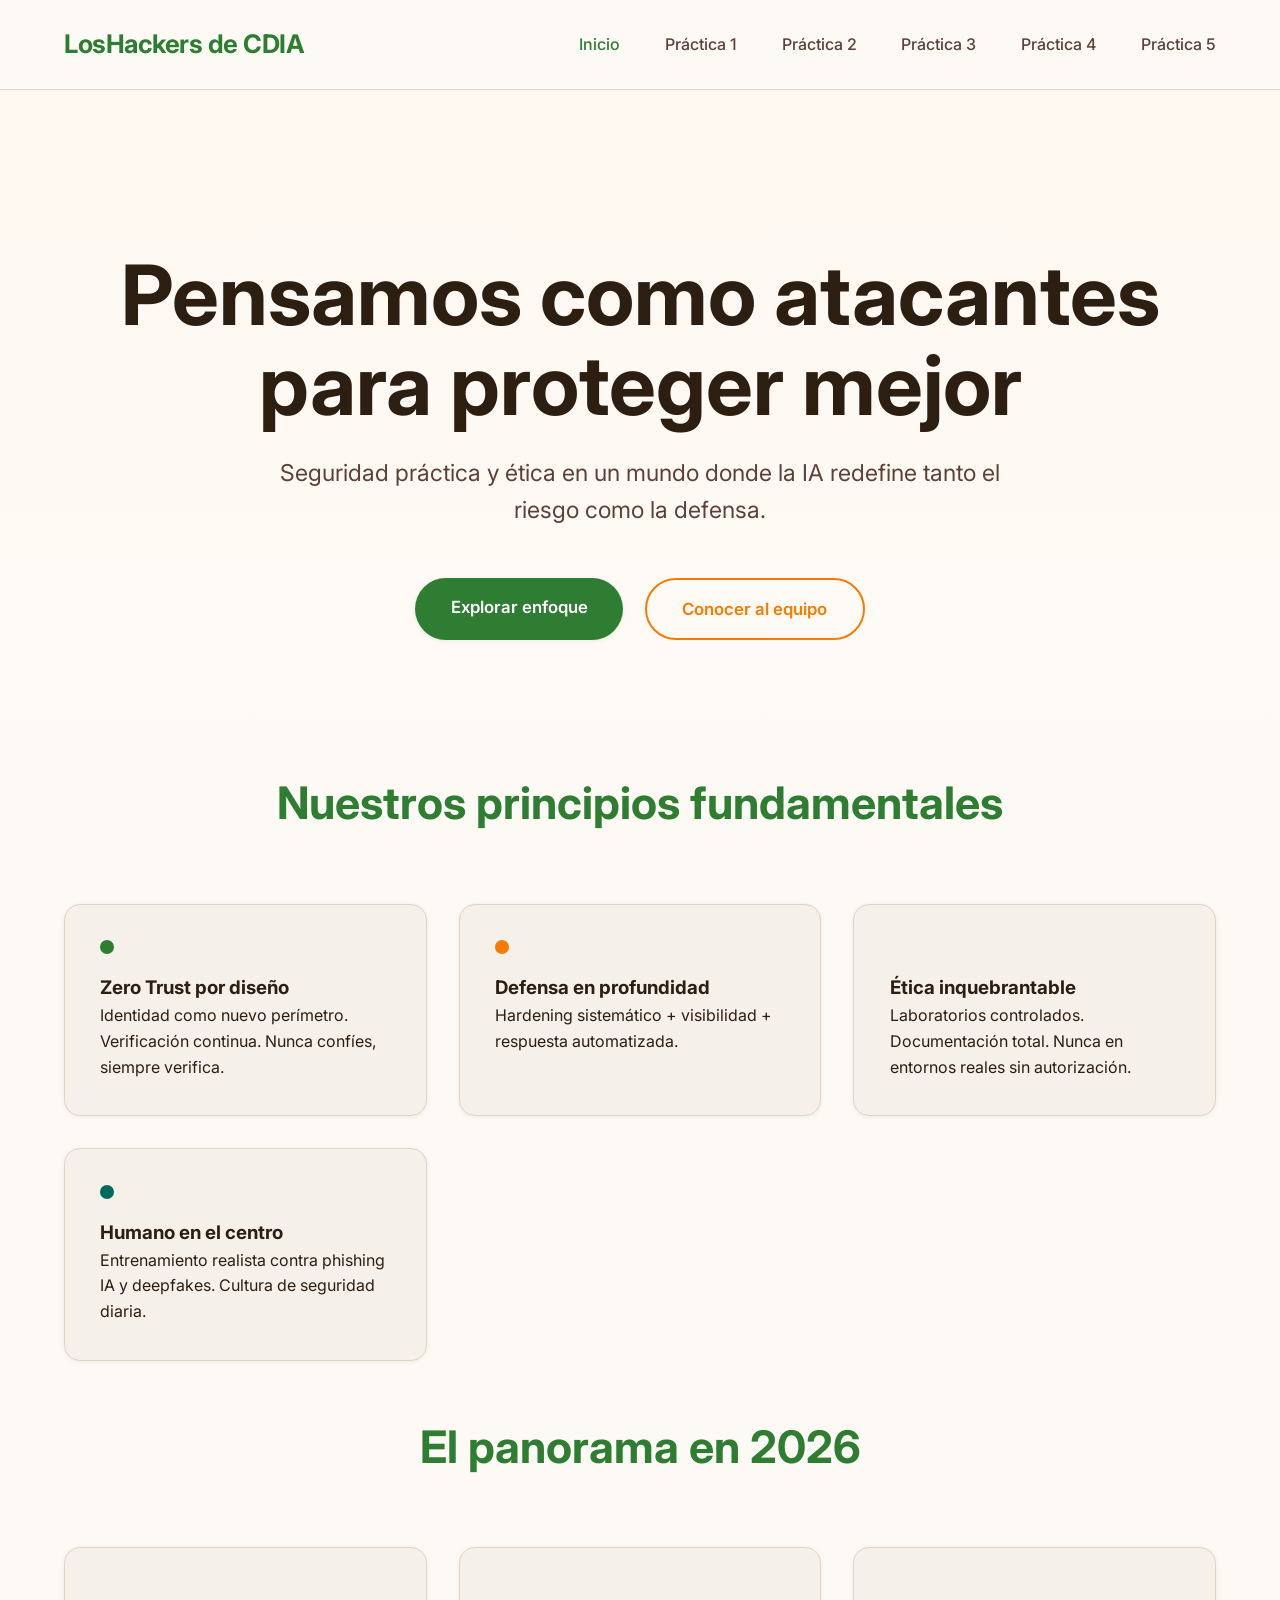
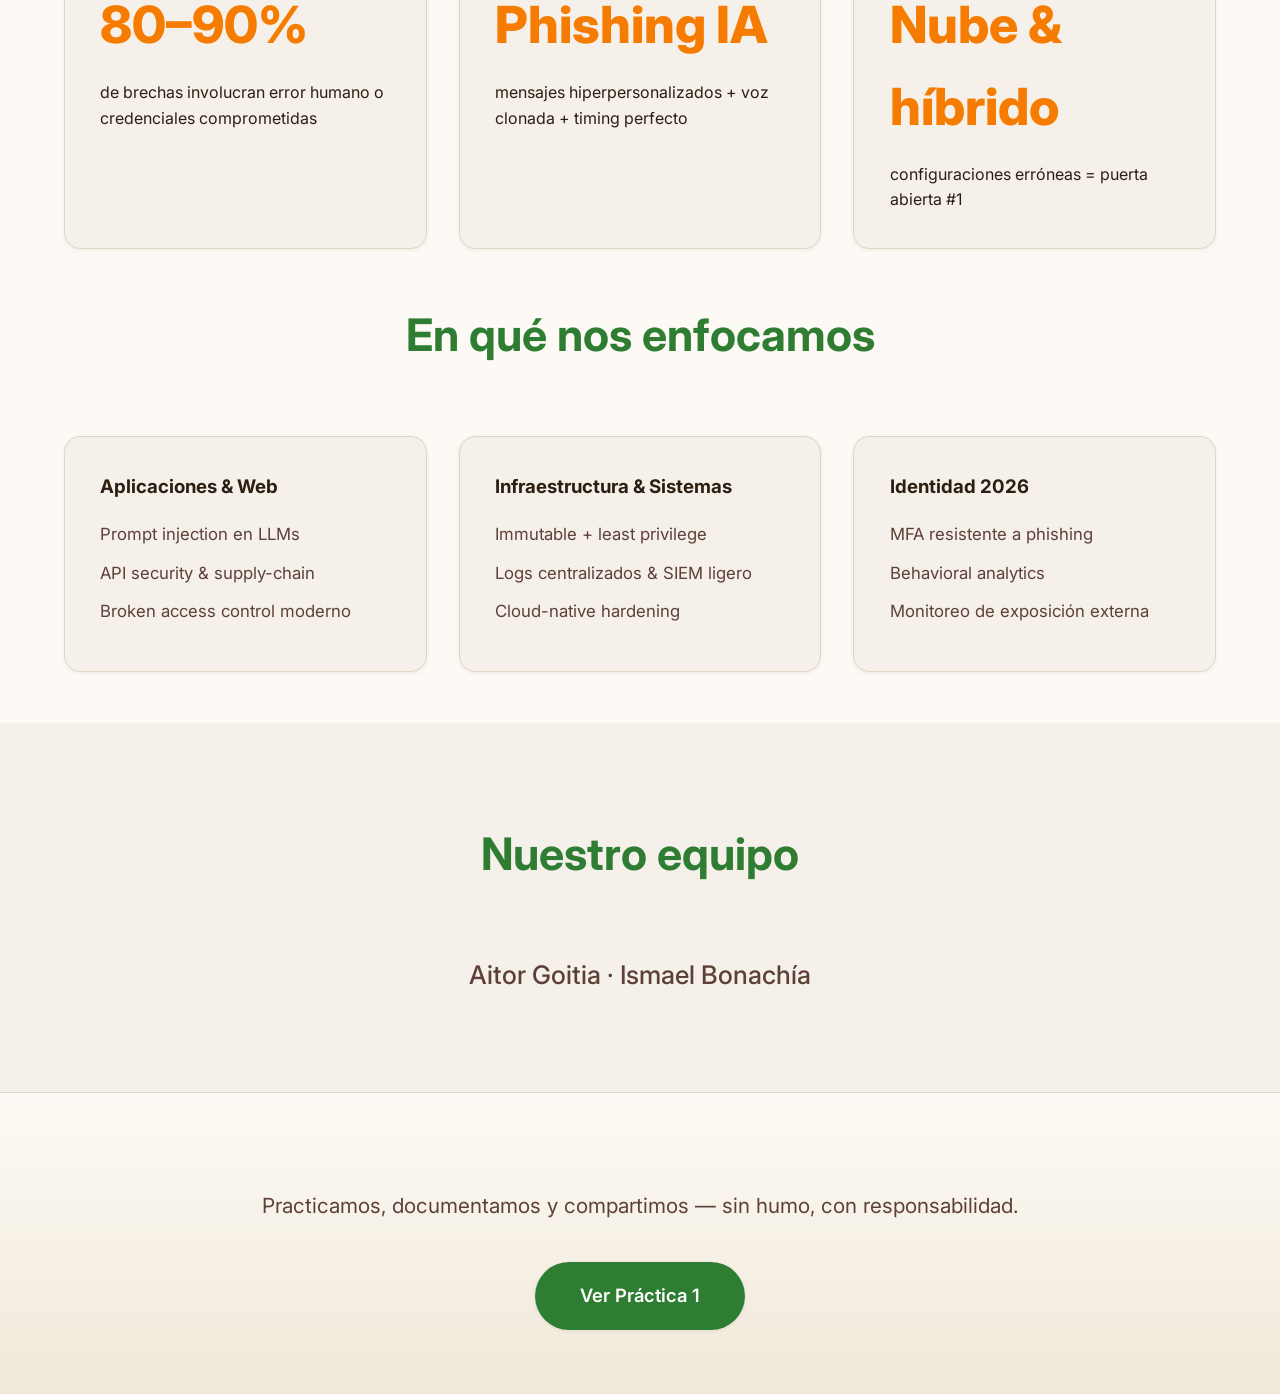
<file: index.html>
<!doctype html>
<html lang="es">
    <head>
        <meta charset="UTF-8" />
        <meta name="viewport" content="width=device-width, initial-scale=1.0" />
        <title>LosHackers de CDIA – Seguridad Inteligente</title>
        <link rel="stylesheet" href="assets/styles.css" />
        <link rel="preconnect" href="https://fonts.googleapis.com" />
        <link rel="preconnect" href="https://fonts.gstatic.com" crossorigin />
        <link
            href="https://fonts.googleapis.com/css2?family=Inter:wght@300;400;500;600;700&display=swap"
            rel="stylesheet"
        />
    </head>
    <body>
        <nav class="navbar">
            <div class="logo">LosHackers de CDIA</div>
            <ul class="nav-links">
                <li><a href="index.html" class="active">Inicio</a></li>
                <li><a href="practica1.html">Práctica 1</a></li>
                <li><a href="practica2.html">Práctica 2</a></li>
                <li><a href="practica3.html">Práctica 3</a></li>
                <li><a href="practica4.html">Práctica 4</a></li>
                <li><a href="practica5.html">Práctica 5</a></li>
            </ul>
        </nav>

        <main>
            <section class="hero">
                <div class="hero-content">
                    <h1>Pensamos como atacantes<br />para proteger mejor</h1>
                    <p class="hero-subtitle">
                        Seguridad práctica y ética en un mundo donde la IA
                        redefine tanto el riesgo como la defensa.
                    </p>

                    <div class="hero-cta">
                        <a href="#focus" class="btn-primary"
                            >Explorar enfoque</a
                        >
                        <a href="#team" class="btn-secondary"
                            >Conocer al equipo</a
                        >
                    </div>
                </div>
            </section>

            <section class="principles" id="principles">
                <div class="section-header">
                    <h2>Nuestros principios fundamentales</h2>
                </div>
                <div class="grid cards-4">
                    <div class="card">
                        <div class="dot primary"></div>
                        <h3>Zero Trust por diseño</h3>
                        <p>
                            Identidad como nuevo perímetro. Verificación
                            continua. Nunca confíes, siempre verifica.
                        </p>
                    </div>
                    <div class="card">
                        <div class="dot accent"></div>
                        <h3>Defensa en profundidad</h3>
                        <p>
                            Hardening sistemático + visibilidad + respuesta
                            automatizada.
                        </p>
                    </div>
                    <div class="card">
                        <div class="dot indigo"></div>
                        <h3>Ética inquebrantable</h3>
                        <p>
                            Laboratorios controlados. Documentación total. Nunca
                            en entornos reales sin autorización.
                        </p>
                    </div>
                    <div class="card">
                        <div class="dot teal"></div>
                        <h3>Humano en el centro</h3>
                        <p>
                            Entrenamiento realista contra phishing IA y
                            deepfakes. Cultura de seguridad diaria.
                        </p>
                    </div>
                </div>
                <br />
                <br />
            </section>

            <section class="why">
                <div class="section-header">
                    <h2>El panorama en 2026</h2>
                </div>
                <div class="grid cards-4">
                    <div class="stat-card">
                        <div class="stat-number">80–90%</div>
                        <p>
                            de brechas involucran error humano o credenciales
                            comprometidas
                        </p>
                    </div>
                    <div class="stat-card">
                        <div class="stat-number">Phishing IA</div>
                        <p>
                            mensajes hiperpersonalizados + voz clonada + timing
                            perfecto
                        </p>
                    </div>
                    <div class="stat-card">
                        <div class="stat-number">Nube & híbrido</div>
                        <p>configuraciones erróneas = puerta abierta #1</p>
                    </div>
                </div>
                <br />
                <br />
            </section>

            <section class="focus" id="focus">
                <div class="section-header">
                    <h2>En qué nos enfocamos</h2>
                </div>
                <div class="grid cards-2">
                    <div class="focus-card">
                        <h3>Aplicaciones & Web</h3>
                        <ul>
                            <li>Prompt injection en LLMs</li>
                            <li>API security & supply-chain</li>
                            <li>Broken access control moderno</li>
                        </ul>
                    </div>
                    <div class="focus-card">
                        <h3>Infraestructura & Sistemas</h3>
                        <ul>
                            <li>Immutable + least privilege</li>
                            <li>Logs centralizados & SIEM ligero</li>
                            <li>Cloud-native hardening</li>
                        </ul>
                    </div>
                    <div class="focus-card">
                        <h3>Identidad 2026</h3>
                        <ul>
                            <li>MFA resistente a phishing</li>
                            <li>Behavioral analytics</li>
                            <li>Monitoreo de exposición externa</li>
                        </ul>
                    </div>
                </div>
                <br />
                <br />
            </section>

            <section class="team" id="team">
                <div class="section-header">
                    <h2>Nuestro equipo</h2>
                </div>
                <p class="team-text">Aitor Goitia · Ismael Bonachía</p>
            </section>

            <footer class="footer">
                <p>
                    Practicamos, documentamos y compartimos — sin humo, con
                    responsabilidad.
                </p>
                <div class="footer-cta">
                    <a href="practica1.html" class="btn-primary"
                        >Ver Práctica 1</a
                    >
                </div>
            </footer>
        </main>
    </body>
</html>
</file>
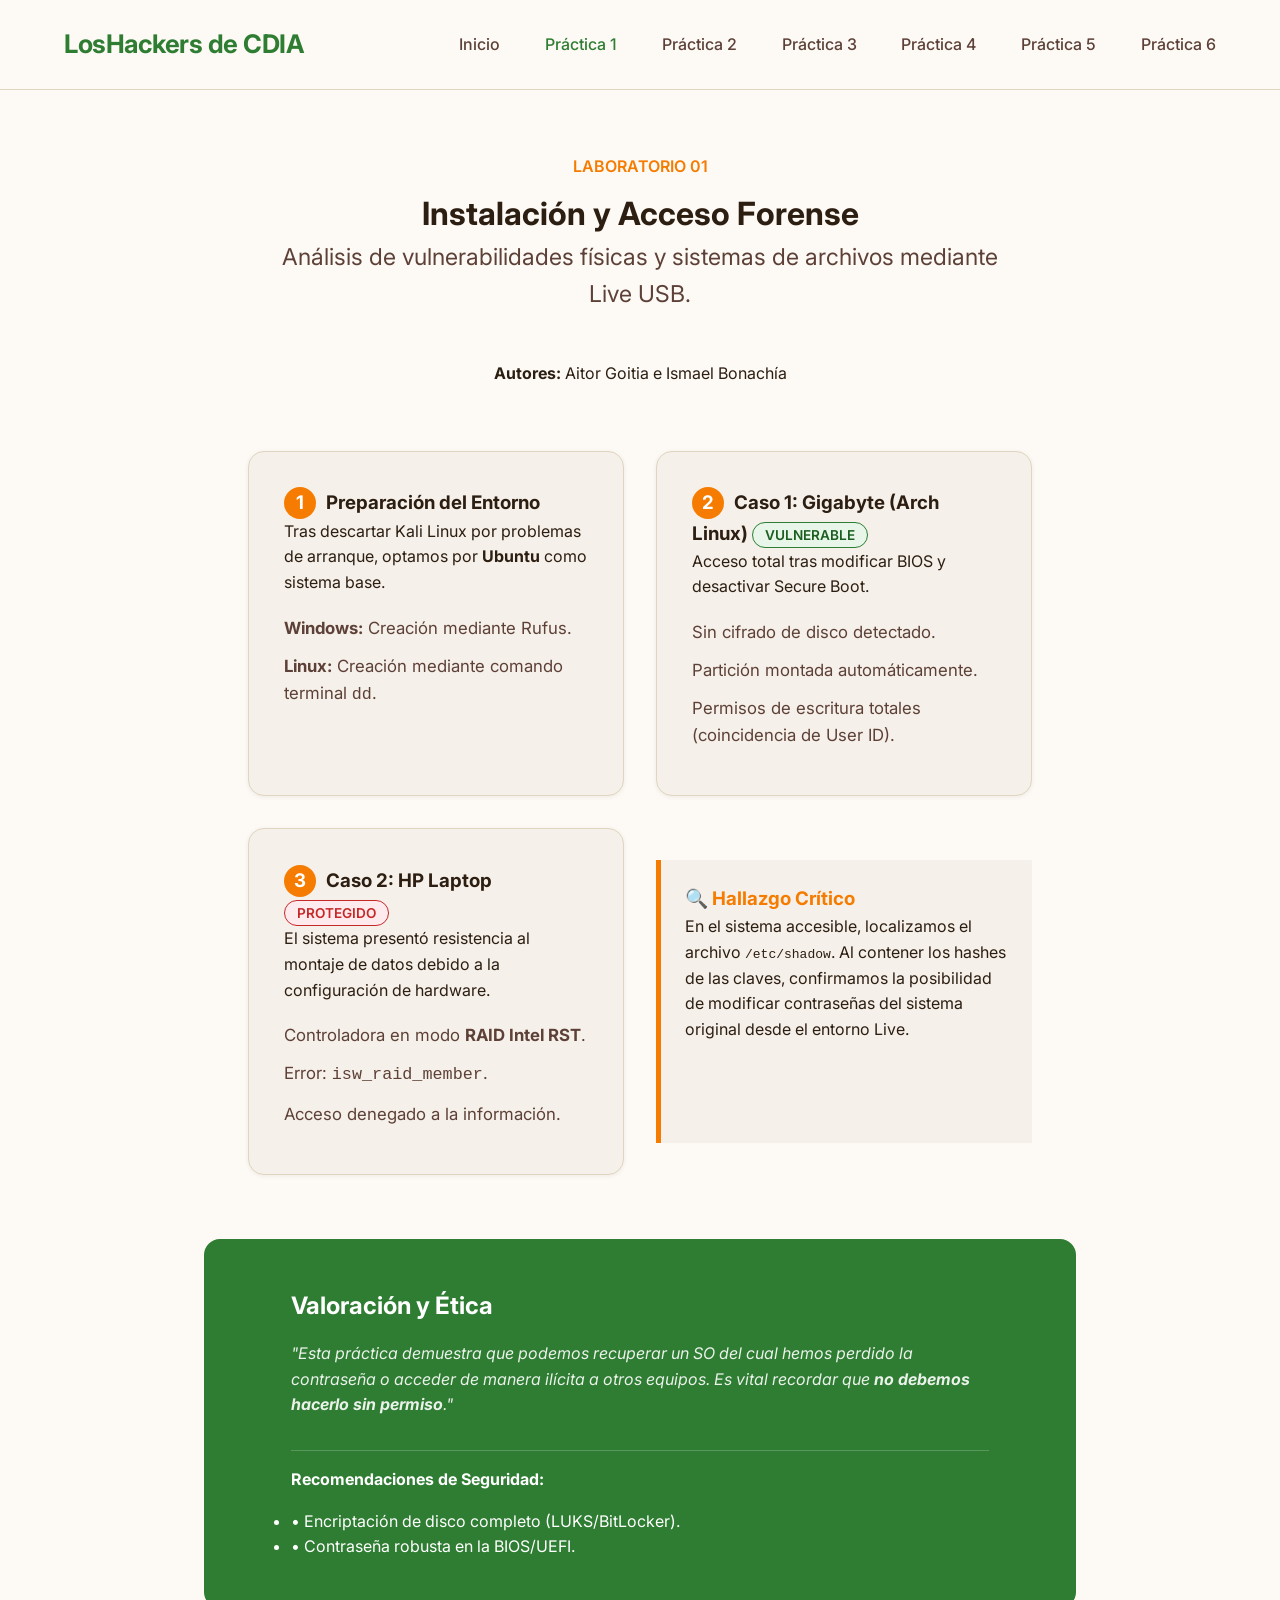
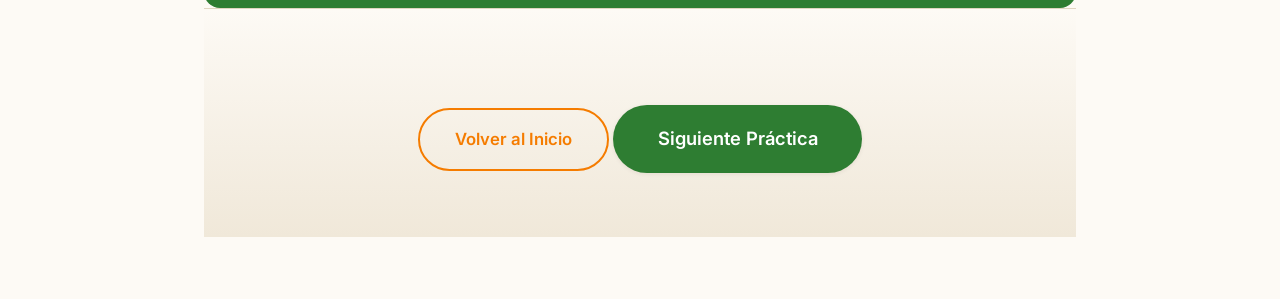
<file: practica1.html>
<!doctype html>
<html lang="es">
    <head>
        <meta charset="UTF-8" />
        <meta name="viewport" content="width=device-width, initial-scale=1.0" />
        <title>Práctica 1 – LosHackers de CDIA</title>
        <link rel="stylesheet" href="assets/styles.css" />
        <link rel="stylesheet" href="assets/styles_practica1.css" />
        <link rel="preconnect" href="https://fonts.googleapis.com" />
        <link rel="preconnect" href="https://fonts.gstatic.com" crossorigin />
        <link
            href="https://fonts.googleapis.com/css2?family=Inter:wght@300;400;500;600;700&display=swap"
            rel="stylesheet"
        />
    </head>
    <body>
        <nav class="navbar">
            <div class="logo">LosHackers de CDIA</div>
            <ul class="nav-links">
                <li><a href="index.html">Inicio</a></li>
                <li><a href="practica1.html" class="active">Práctica 1</a></li>
                <li><a href="practica2.html">Práctica 2</a></li>
                <li><a href="practica3.html">Práctica 3</a></li>
                <li><a href="practica4.html">Práctica 4</a></li>
                <li><a href="practica5.html">Práctica 5</a></li>
                <li><a href="practica6.html">Práctica 6</a></li>
            </ul>
        </nav>

        <main style="padding: 4rem 5%; max-width: 1000px; margin: 0 auto">
            <header class="section-header">
                <p
                    style="
                        color: var(--accent);
                        font-weight: 600;
                        margin-bottom: 0.5rem;
                    "
                >
                    LABORATORIO 01
                </p>
                <h1>Instalación y Acceso Forense</h1>
                <p class="hero-subtitle">
                    Análisis de vulnerabilidades físicas y sistemas de archivos
                    mediante Live USB.
                </p>
                <p><strong>Autores:</strong> Aitor Goitia e Ismael Bonachía</p>
            </header>

            <section class="grid cards-2">
                <div class="focus-card">
                    <h3>
                        <span class="step-number">1</span>Preparación del
                        Entorno
                    </h3>
                    <p>
                        Tras descartar Kali Linux por problemas de arranque,
                        optamos por <strong>Ubuntu</strong> como sistema base.
                    </p>
                    <ul>
                        <li>
                            <strong>Windows:</strong> Creación mediante Rufus.
                        </li>
                        <li>
                            <strong>Linux:</strong> Creación mediante comando
                            terminal <code>dd</code>.
                        </li>
                    </ul>
                </div>

                <div class="focus-card">
                    <h3>
                        <span class="step-number">2</span>Caso 1: Gigabyte (Arch
                        Linux)
                        <span class="status-badge success">Vulnerable</span>
                    </h3>
                    <p>
                        Acceso total tras modificar BIOS y desactivar Secure
                        Boot.
                    </p>
                    <ul>
                        <li>Sin cifrado de disco detectado.</li>
                        <li>Partición montada automáticamente.</li>
                        <li>
                            Permisos de escritura totales (coincidencia de User
                            ID).
                        </li>
                    </ul>
                </div>

                <div class="focus-card">
                    <h3>
                        <span class="step-number">3</span>Caso 2: HP Laptop
                        <span class="status-badge error">Protegido</span>
                    </h3>
                    <p>
                        El sistema presentó resistencia al montaje de datos
                        debido a la configuración de hardware.
                    </p>
                    <ul>
                        <li>
                            Controladora en modo
                            <strong>RAID Intel RST</strong>.
                        </li>
                        <li>Error: <code>isw_raid_member</code>.</li>
                        <li>Acceso denegado a la información.</li>
                    </ul>
                </div>

                <div class="extra-box">
                    <h3 style="color: var(--accent)">🔍 Hallazgo Crítico</h3>
                    <p>
                        En el sistema accesible, localizamos el archivo
                        <code>/etc/shadow</code>. Al contener los hashes de las
                        claves, confirmamos la posibilidad de modificar
                        contraseñas del sistema original desde el entorno Live.
                    </p>
                </div>
            </section>

            <section class="valuation">
                <h2>Valoración y Ética</h2>
                <p>
                    "Esta práctica demuestra que podemos recuperar un SO del
                    cual hemos perdido la contraseña o acceder de manera ilícita
                    a otros equipos. Es vital recordar que
                    <strong>no debemos hacerlo sin permiso</strong>."
                </p>
                <div
                    style="
                        margin-top: 2rem;
                        border-top: 1px solid rgba(255, 255, 255, 0.2);
                        padding-top: 1rem;
                    "
                >
                    <strong>Recomendaciones de Seguridad:</strong>
                    <ul style="margin-top: 1rem">
                        <li>
                            • Encriptación de disco completo (LUKS/BitLocker).
                        </li>
                        <li>• Contraseña robusta en la BIOS/UEFI.</li>
                    </ul>
                </div>
            </section>

            <footer class="footer">
                <div class="footer-cta">
                    <a href="index.html" class="btn-secondary"
                        >Volver al Inicio</a
                    >
                    <a href="practica2.html" class="btn-primary"
                        >Siguiente Práctica</a
                    >
                </div>
            </footer>
        </main>
    </body>
</html>
</file>
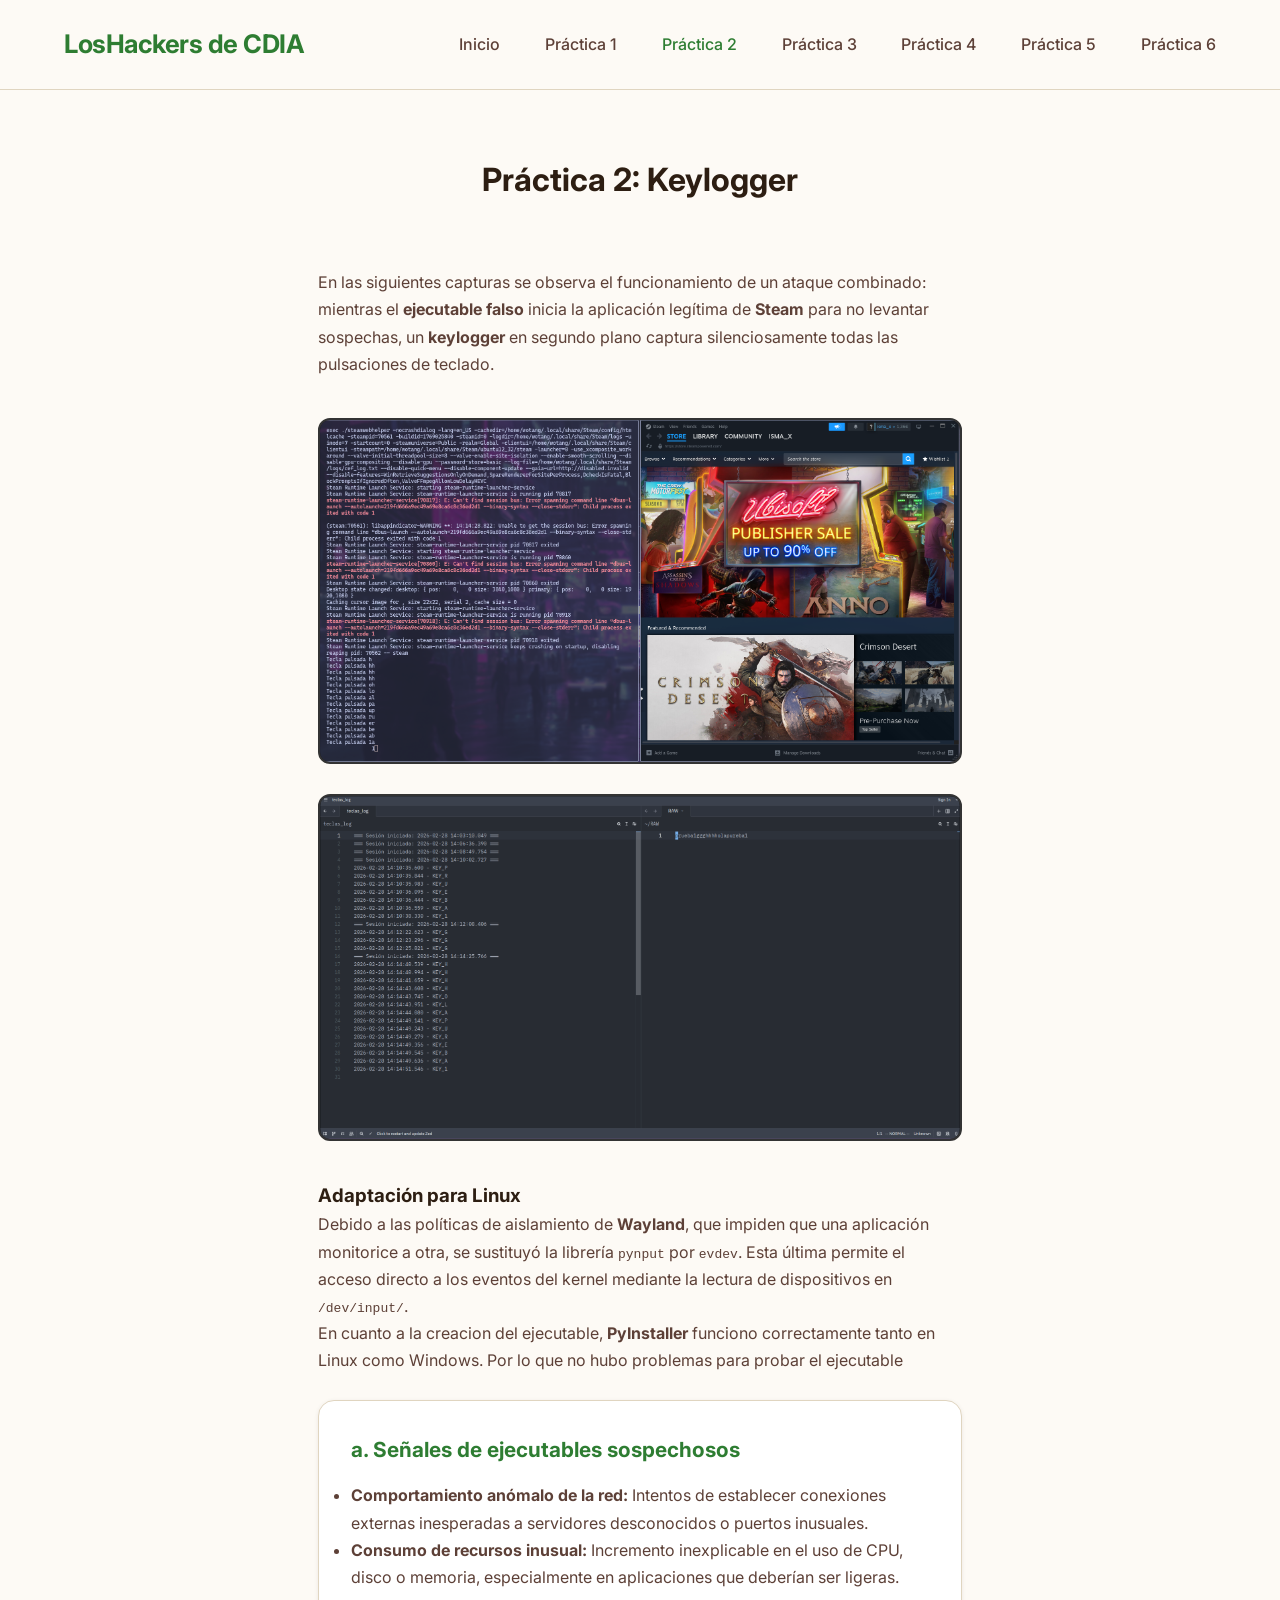
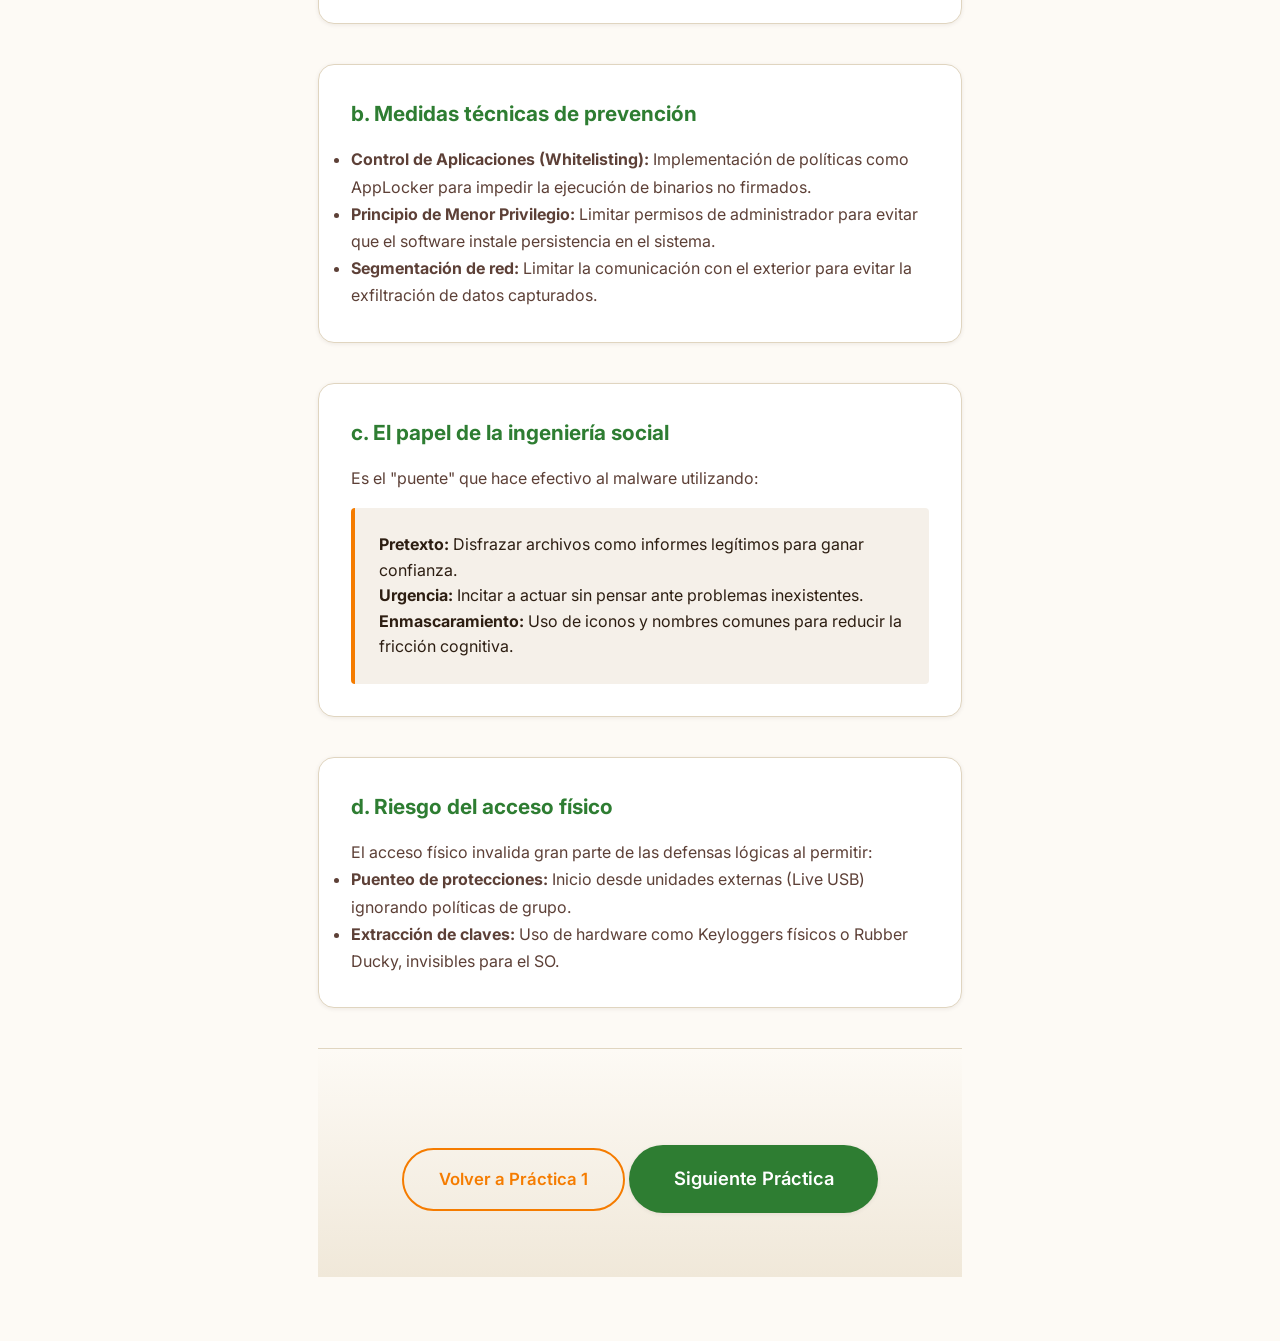
<file: practica2.html>
<!doctype html>
<html lang="es">
    <head>
        <meta charset="UTF-8" />
        <meta name="viewport" content="width=device-width, initial-scale=1.0" />
        <title>Práctica 2 – LosHackers de CDIA</title>
        <link rel="stylesheet" href="assets/styles.css" />
        <link rel="stylesheet" href="assets/styles_practica2.css" />
        <link rel="preconnect" href="https://fonts.googleapis.com" />
        <link rel="preconnect" href="https://fonts.gstatic.com" crossorigin />
        <link
            href="https://fonts.googleapis.com/css2?family=Inter:wght@300;400;500;600;700&display=swap"
            rel="stylesheet"
        />
    </head>
    <body>
        <nav class="navbar">
            <div class="logo">LosHackers de CDIA</div>
            <ul class="nav-links">
                <li><a href="index.html">Inicio</a></li>
                <li><a href="practica1.html">Práctica 1</a></li>
                <li><a href="practica2.html" class="active">Práctica 2</a></li>
                <li><a href="practica3.html">Práctica 3</a></li>
                <li><a href="practica4.html">Práctica 4</a></li>
                <li><a href="practica5.html">Práctica 5</a></li>
                <li><a href="practica6.html">Práctica 6</a></li>
            </ul>
        </nav>

        <main class="practice-content">
            <header class="section-header">
                <h1>Práctica 2: Keylogger</h1>
            </header>
            <section class="intro-visual">
                <p class="answer-text">
                    En las siguientes capturas se observa el funcionamiento de
                    un ataque combinado: mientras el
                    <strong>ejecutable falso</strong> inicia la aplicación
                    legítima de <strong>Steam</strong> para no levantar
                    sospechas, un <strong>keylogger</strong>
                    en segundo plano captura silenciosamente todas las
                    pulsaciones de teclado.
                </p>
            </section>
            <div class="image-placeholder-container">
                <div class="image-placeholder">
                    <img
                        src="public/exec_app.png"
                        alt="Captura de práctica 2.1"
                        onerror="this.style.display = 'none'"
                    />
                </div>

                <div class="image-placeholder">
                    <img
                        src="public/keys_logs.png"
                        alt="Captura de práctica 2.2"
                        onerror="this.style.display = 'none'"
                    />
                </div>
            </div>
            <section class="intro-visual">
                <article class="answer-card">
                    <h3 class="system-title">Adaptación para Linux </h3>
                    <p class="answer-text">
                        Debido a las políticas de aislamiento de <strong>Wayland</strong>,
                        que impiden que una aplicación monitorice a otra, se sustituyó
                        la librería <code>pynput</code> por <code>evdev</code>.
                        Esta última permite el acceso directo a los eventos del kernel
                        mediante la lectura de dispositivos en <code>/dev/input/</code>.
                    </p>

                    <p class="answer-text">
                        En cuanto a la creacion del ejecutable, <strong>PyInstaller</strong>
                        funciono correctamente tanto en Linux como Windows. Por lo que no hubo problemas
                        para probar el ejecutable
                    </p>
                </article>
            </section>            </section>
            <br />
            <section class="question-block">
                <h3>a. Señales de ejecutables sospechosos</h3>
                <div class="answer-text">
                    <ul>
                        <li>
                            <strong>Comportamiento anómalo de la red:</strong>
                            Intentos de establecer conexiones externas
                            inesperadas a servidores desconocidos o puertos
                            inusuales.
                        </li>
                        <li>
                            <strong>Consumo de recursos inusual:</strong>
                            Incremento inexplicable en el uso de CPU, disco o
                            memoria, especialmente en aplicaciones que deberían
                            ser ligeras.
                        </li>
                    </ul>
                </div>
            </section>

            <section class="question-block">
                <h3>b. Medidas técnicas de prevención</h3>
                <div class="answer-text">
                    <ul>
                        <li>
                            <strong
                                >Control de Aplicaciones (Whitelisting):</strong
                            >
                            Implementación de políticas como AppLocker para
                            impedir la ejecución de binarios no firmados.
                        </li>
                        <li>
                            <strong>Principio de Menor Privilegio:</strong>
                            Limitar permisos de administrador para evitar que el
                            software instale persistencia en el sistema.
                        </li>
                        <li>
                            <strong>Segmentación de red:</strong> Limitar la
                            comunicación con el exterior para evitar la
                            exfiltración de datos capturados.
                        </li>
                    </ul>
                </div>
            </section>

            <section class="question-block">
                <h3>c. El papel de la ingeniería social</h3>
                <p class="answer-text">
                    Es el "puente" que hace efectivo al malware utilizando:
                </p>
                <div class="highlight-box">
                    <p>
                        <strong>Pretexto:</strong> Disfrazar archivos como
                        informes legítimos para ganar confianza.
                    </p>
                    <p>
                        <strong>Urgencia:</strong> Incitar a actuar sin pensar
                        ante problemas inexistentes.
                    </p>
                    <p>
                        <strong>Enmascaramiento:</strong> Uso de iconos y
                        nombres comunes para reducir la fricción cognitiva.
                    </p>
                </div>
            </section>

            <section class="question-block">
                <h3>d. Riesgo del acceso físico</h3>
                <div class="answer-text">
                    <p>
                        El acceso físico invalida gran parte de las defensas
                        lógicas al permitir:
                    </p>
                    <ul>
                        <li>
                            <strong>Puenteo de protecciones:</strong> Inicio
                            desde unidades externas (Live USB) ignorando
                            políticas de grupo.
                        </li>
                        <li>
                            <strong>Extracción de claves:</strong> Uso de
                            hardware como Keyloggers físicos o Rubber Ducky,
                            invisibles para el SO.
                        </li>
                    </ul>
                </div>
            </section>

            <footer class="footer">
                <div class="footer-cta">
                    <a href="practica1.html" class="btn-secondary"
                        >Volver a Práctica 1</a
                    >
                    <a href="practica3.html" class="btn-primary"
                        >Siguiente Práctica</a
                    >
                </div>
            </footer>
        </main>
    </body>
</html>
</file>
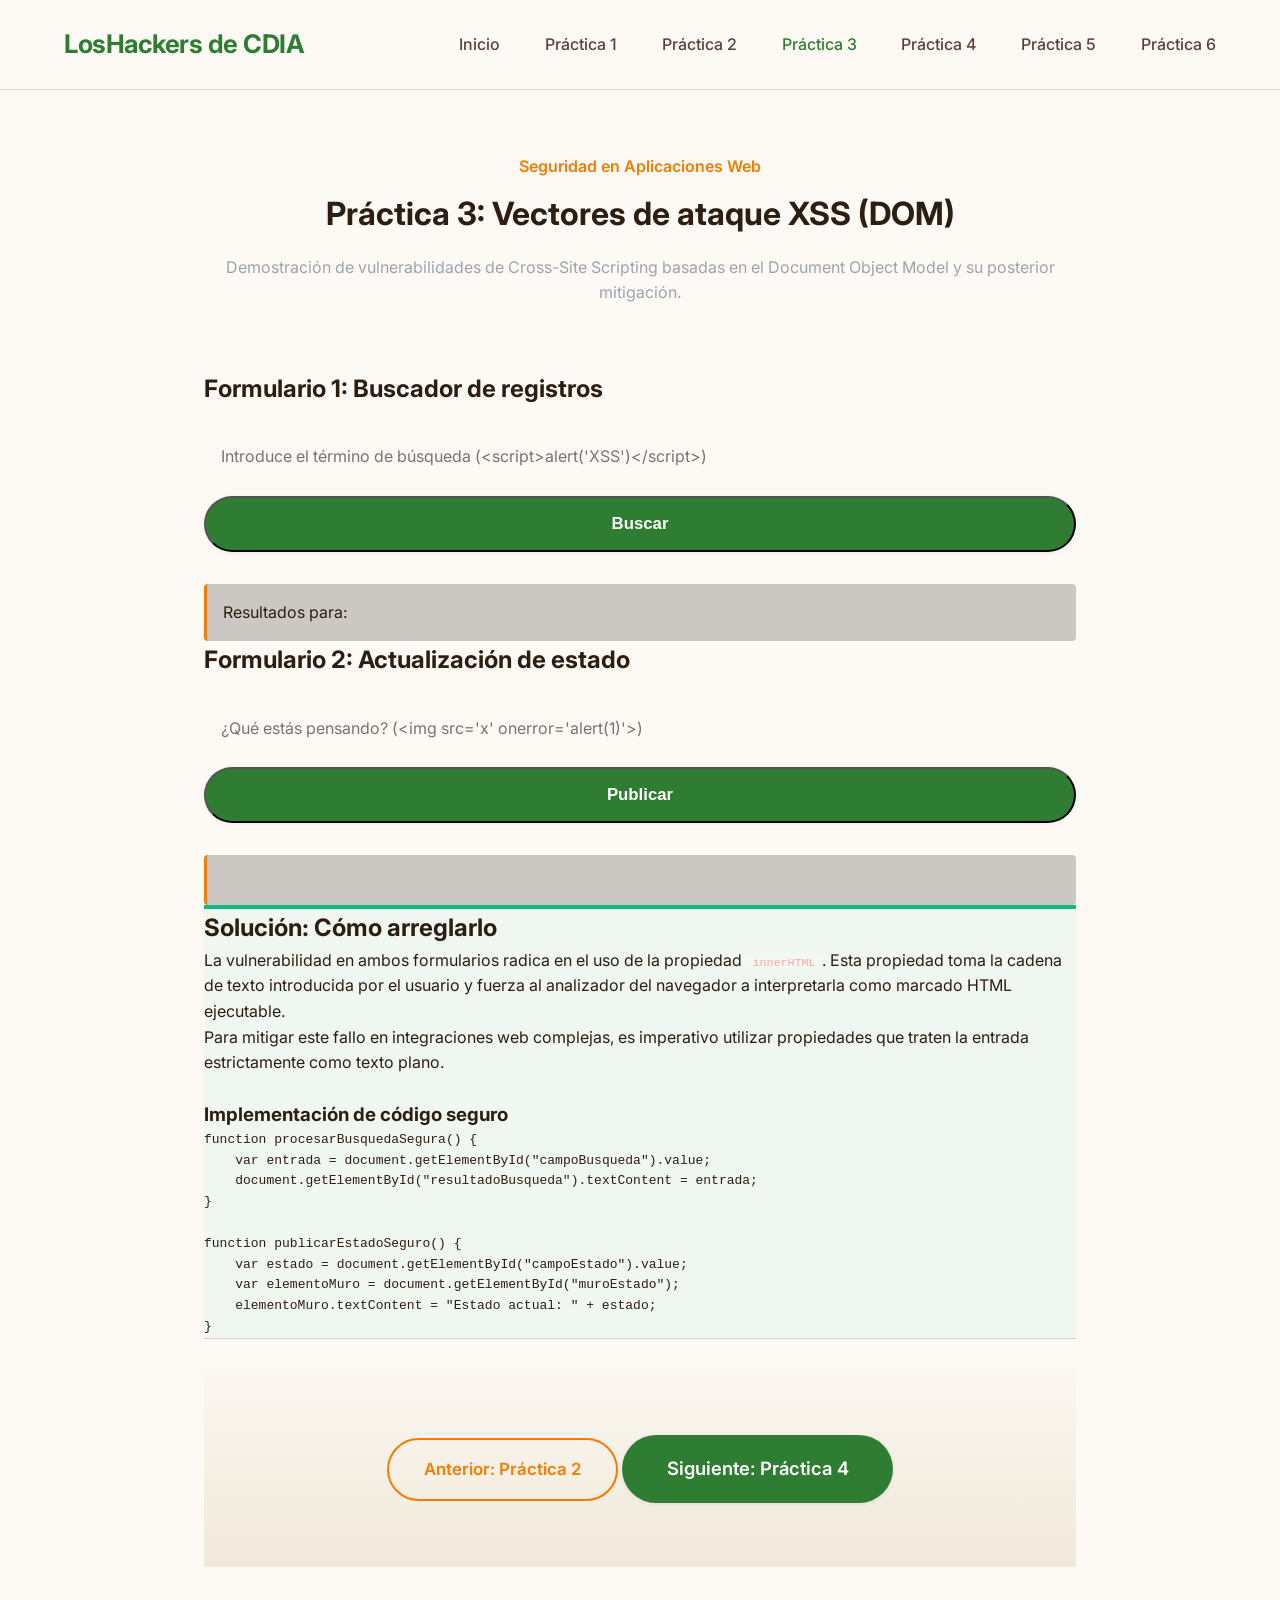
<file: practica3.html>
<!doctype html>
<html lang="es">
    <head>
        <meta charset="UTF-8" />
        <meta name="viewport" content="width=device-width, initial-scale=1.0" />
        <title>Práctica 3 – LosHackers de CDIA</title>
        <link rel="stylesheet" href="assets/styles.css" />
        <link rel="stylesheet" href="assets/styles_practica3.css" />
        <link rel="preconnect" href="https://fonts.googleapis.com" />
        <link rel="preconnect" href="https://fonts.gstatic.com" crossorigin />
        <link
            href="https://fonts.googleapis.com/css2?family=Inter:wght@300;400;500;600;700&display=swap"
            rel="stylesheet"
        />
    </head>
    <body>
        <nav class="navbar">
            <div class="logo">LosHackers de CDIA</div>
            <ul class="nav-links">
                <li><a href="index.html">Inicio</a></li>
                <li><a href="practica1.html">Práctica 1</a></li>
                <li><a href="practica2.html">Práctica 2</a></li>
                <li><a href="practica3.html" class="active">Práctica 3</a></li>
                <li><a href="practica4.html">Práctica 4</a></li>
                <li><a href="practica5.html">Práctica 5</a></li>
                <li><a href="practica6.html">Práctica 6</a></li>
            </ul>
        </nav>

        <main style="padding: 4rem 5%; max-width: 1000px; margin: 0 auto">
            <header class="section-header">
                <p
                    style="
                        color: var(--accent, #3b82f6);
                        font-weight: 600;
                        margin-bottom: 0.5rem;
                    "
                >
                    Seguridad en Aplicaciones Web
                </p>
                <h1>Práctica 3: Vectores de ataque XSS (DOM)</h1>
                <p style="color: #9ca3af; margin-top: 1rem">
                    Demostración de vulnerabilidades de Cross-Site Scripting
                    basadas en el Document Object Model y su posterior
                    mitigación.
                </p>
            </header>

            <section class="step-card">
                <h2>Formulario 1: Buscador de registros</h2>
                <div class="form-container">
                    <input
                        type="text"
                        id="campoBusqueda"
                        class="input-field"
                        placeholder="Introduce el término de búsqueda (<script>alert('XSS')</script>)"
                    />
                    <button class="btn-primary" onclick="procesarBusqueda()">
                        Buscar
                    </button>
                    <div class="result-box">
                        <p>
                            Resultados para:
                            <span
                                id="resultadoBusqueda"
                                class="highlight-text"
                            ></span>
                        </p>
                    </div>
                </div>
            </section>

            <section class="step-card">
                <h2>Formulario 2: Actualización de estado</h2>
                <div class="form-container">
                    <input
                        type="text"
                        id="campoEstado"
                        class="input-field"
                        placeholder="¿Qué estás pensando? (<img src='x' onerror='alert(1)'>)"
                    />
                    <button class="btn-primary" onclick="publicarEstado()">
                        Publicar
                    </button>
                    <div id="muroEstado" class="muro-box"></div>
                </div>
            </section>

            <script>
                function procesarBusqueda() {
                    var entrada =
                        document.getElementById("campoBusqueda").value;
                    document.getElementById("resultadoBusqueda").innerHTML =
                        entrada;
                }

                function publicarEstado() {
                    var estado = document.getElementById("campoEstado").value;
                    var estructuraHtml = "<b>Estado actual:</b> " + estado;

                    var contenedor = document.getElementById("muroEstado");
                    contenedor.innerHTML = estructuraHtml;

                    var scriptsInyectados =
                        contenedor.getElementsByTagName("script");
                    for (var i = 0; i < scriptsInyectados.length; i++) {
                        eval(scriptsInyectados[i].innerText);
                    }
                }
            </script>

            <section class="step-card solucion">
                <h2>Solución: Cómo arreglarlo</h2>
                <p>
                    La vulnerabilidad en ambos formularios radica en el uso de
                    la propiedad <code>innerHTML</code>. Esta propiedad toma la
                    cadena de texto introducida por el usuario y fuerza al
                    analizador del navegador a interpretarla como marcado HTML
                    ejecutable.
                </p>
                <p>
                    Para mitigar este fallo en integraciones web complejas, es
                    imperativo utilizar propiedades que traten la entrada
                    estrictamente como texto plano.
                </p>

                <h3 style="margin-top: 1.5rem">
                    Implementación de código seguro
                </h3>
                <div class="code-container">
                    <pre>
<span class="keyword">function</span> <span class="func">procesarBusquedaSegura</span>() {
    <span class="keyword">var</span> entrada = document.getElementById(<span class="string">"campoBusqueda"</span>).value;
    document.getElementById(<span class="string">"resultadoBusqueda"</span>).textContent = entrada;
}

<span class="keyword">function</span> <span class="func">publicarEstadoSeguro</span>() {
    <span class="keyword">var</span> estado = document.getElementById(<span class="string">"campoEstado"</span>).value;
    <span class="keyword">var</span> elementoMuro = document.getElementById(<span class="string">"muroEstado"</span>);
    elementoMuro.textContent = <span class="string">"Estado actual: "</span> + estado;
}</pre>
                </div>
            </section>

            <footer class="footer">
                <div class="footer-cta">
                    <a href="practica2.html" class="btn-secondary"
                        >Anterior: Práctica 2</a
                    >
                    <a href="practica4.html" class="btn-primary"
                        >Siguiente: Práctica 4</a
                    >
                </div>
            </footer>
        </main>
    </body>
</html>
</file>
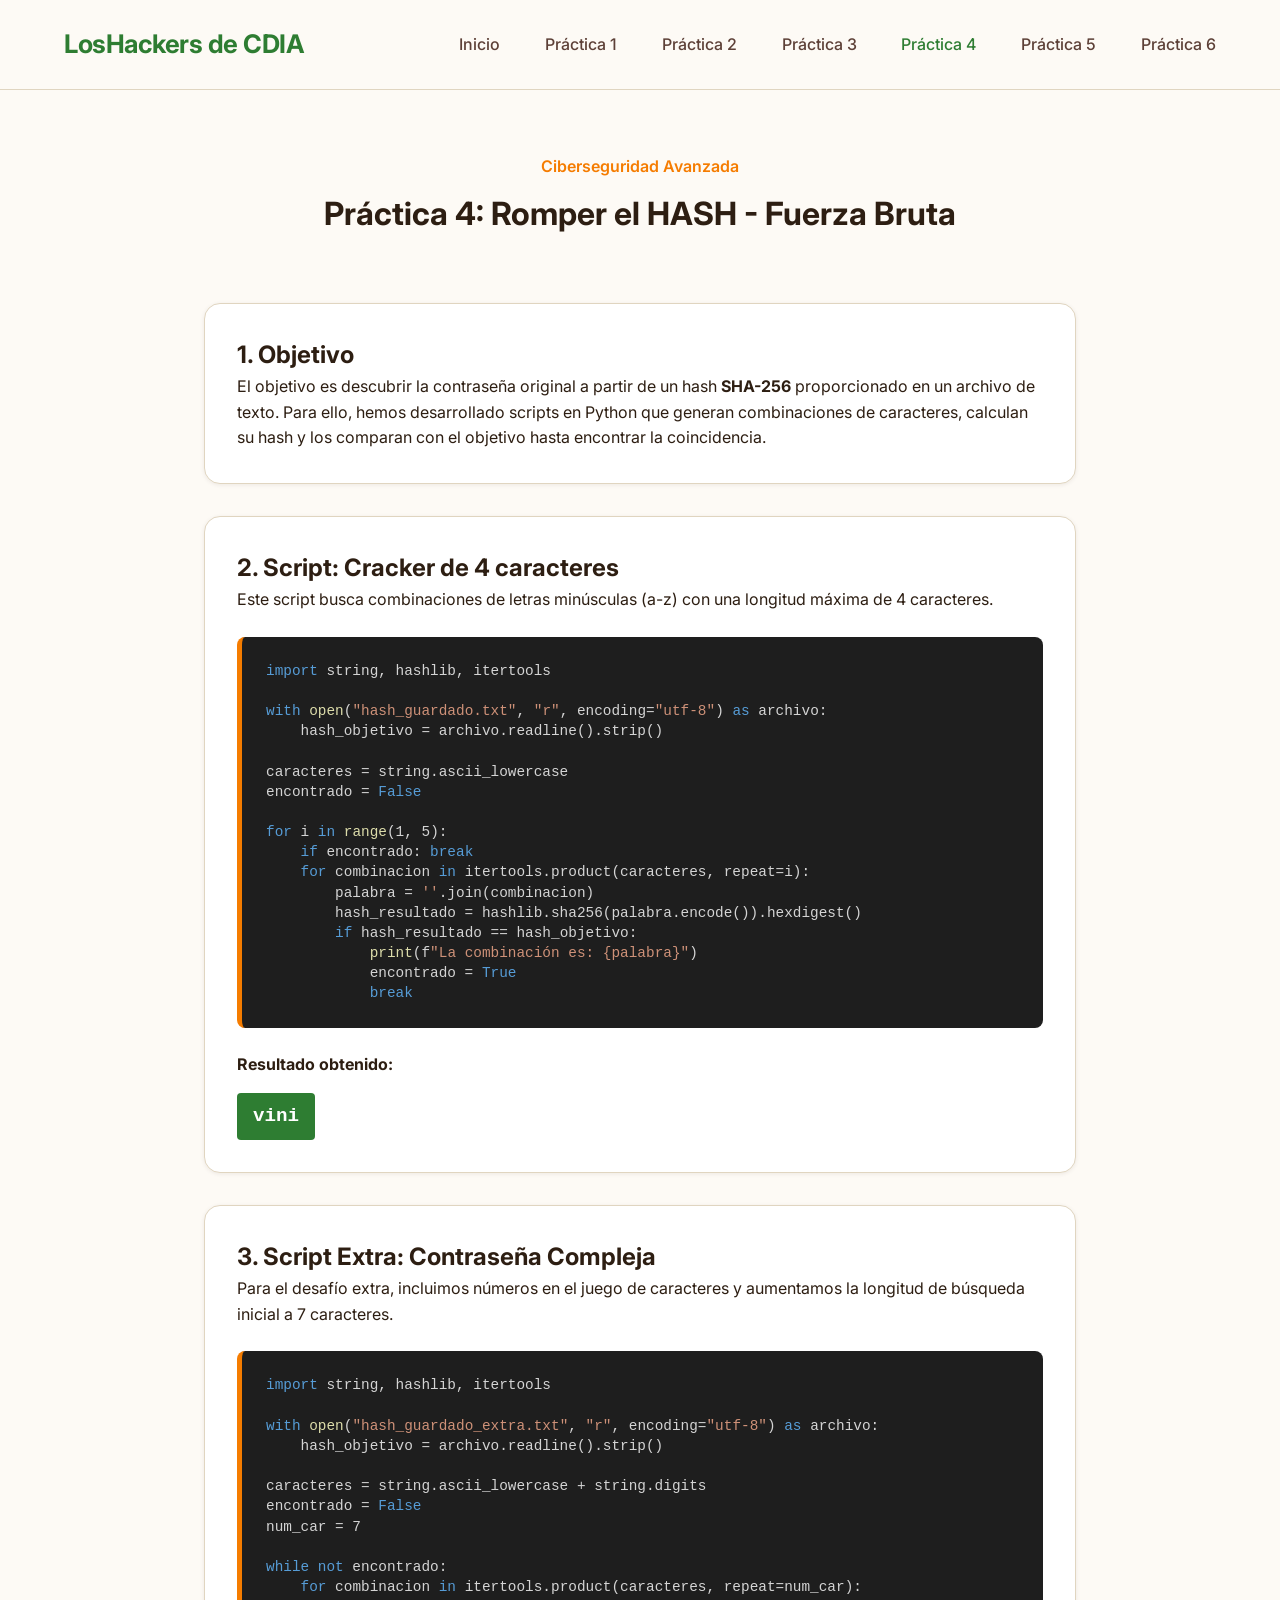
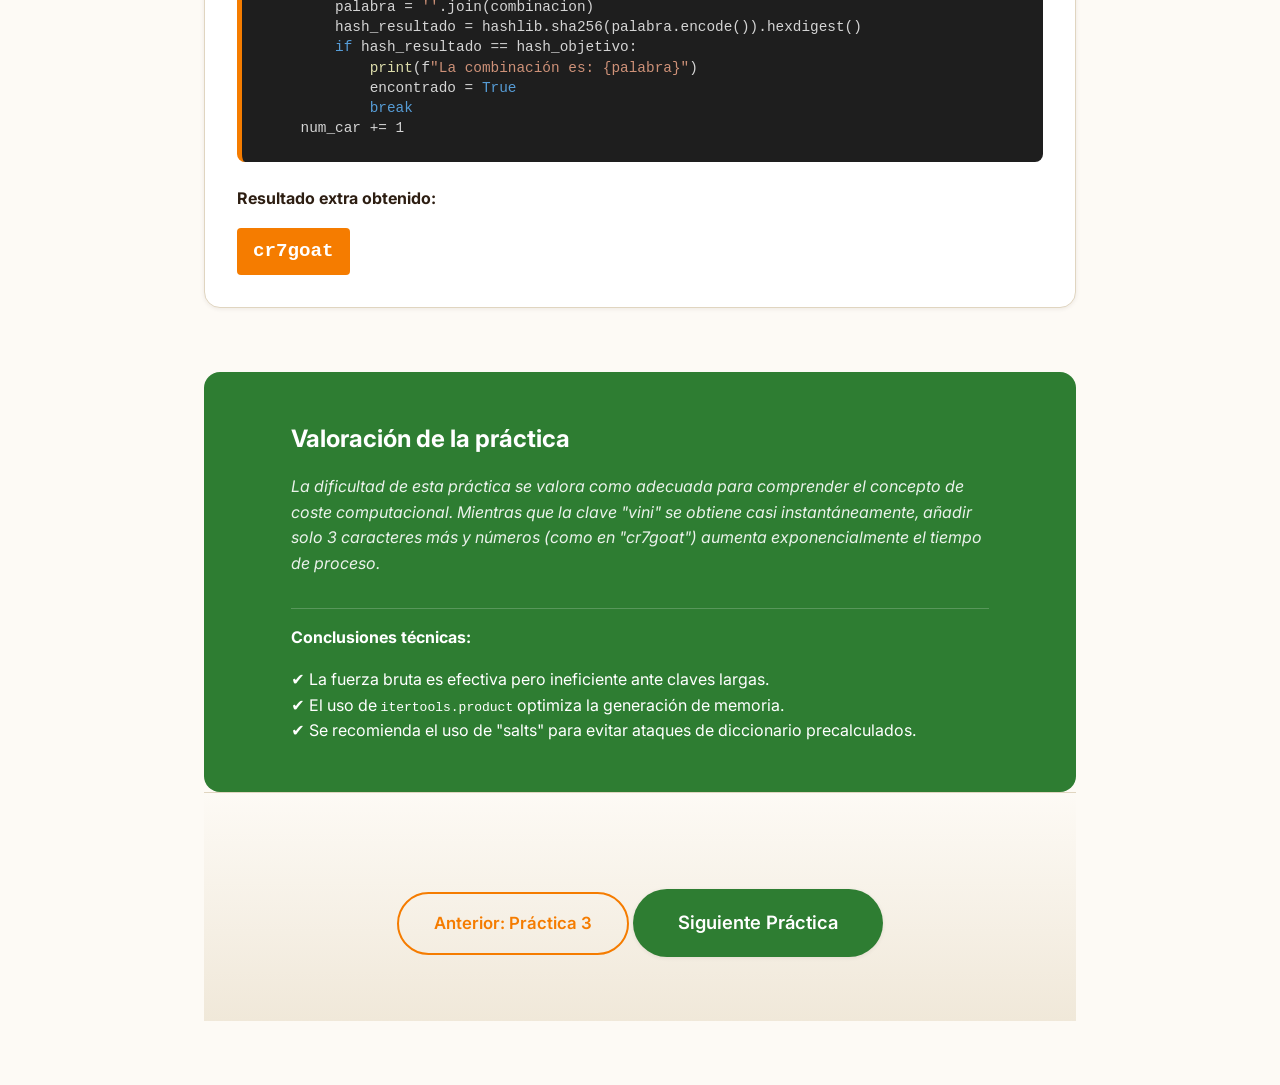
<file: practica4.html>
<!doctype html>
<html lang="es">
    <head>
        <meta charset="UTF-8" />
        <meta name="viewport" content="width=device-width, initial-scale=1.0" />
        <title>Práctica 4 – LosHackers de CDIA</title>
        <link rel="stylesheet" href="assets/styles.css" />
        <link rel="stylesheet" href="assets/styles_practica1.css" />
        <link rel="stylesheet" href="assets/styles_practica4.css" />
        <link rel="preconnect" href="https://fonts.googleapis.com" />
        <link rel="preconnect" href="https://fonts.gstatic.com" crossorigin />
        <link
            href="https://fonts.googleapis.com/css2?family=Inter:wght@300;400;500;600;700&display=swap"
            rel="stylesheet"
        />
    </head>
    <body>
        <nav class="navbar">
            <div class="logo">LosHackers de CDIA</div>
            <ul class="nav-links">
                <li><a href="index.html">Inicio</a></li>
                <li><a href="practica1.html">Práctica 1</a></li>
                <li><a href="practica2.html">Práctica 2</a></li>
                <li><a href="practica3.html">Práctica 3</a></li>
                <li><a href="practica4.html" class="active">Práctica 4</a></li>
                <li><a href="practica5.html">Práctica 5</a></li>
                <li><a href="practica6.html">Práctica 6</a></li>
            </ul>
        </nav>

        <main style="padding: 4rem 5%; max-width: 1000px; margin: 0 auto">
            <header class="section-header">
                <p
                    style="
                        color: var(--accent);
                        font-weight: 600;
                        margin-bottom: 0.5rem;
                    "
                >
                    Ciberseguridad Avanzada
                </p>
                <h1>Práctica 4: Romper el HASH - Fuerza Bruta</h1>
            </header>

            <section class="step-card">
                <h2>1. Objetivo</h2>
                <p>
                    El objetivo es descubrir la contraseña original a partir de
                    un hash <strong>SHA-256</strong> proporcionado en un archivo
                    de texto. Para ello, hemos desarrollado scripts en Python
                    que generan combinaciones de caracteres, calculan su hash y
                    los comparan con el objetivo hasta encontrar la
                    coincidencia.
                </p>
            </section>

            <section class="step-card">
                <h2>2. Script: Cracker de 4 caracteres</h2>
                <p>
                    Este script busca combinaciones de letras minúsculas (a-z)
                    con una longitud máxima de 4 caracteres.
                </p>
                <div class="code-container">
                    <pre>
<span class="keyword">import</span> string, hashlib, itertools

<span class="keyword">with</span> <span class="func">open</span>(<span class="string">"hash_guardado.txt"</span>, <span class="string">"r"</span>, encoding=<span class="string">"utf-8"</span>) <span class="keyword">as</span> archivo:
    hash_objetivo = archivo.readline().strip()

caracteres = string.ascii_lowercase
encontrado = <span class="keyword">False</span>

<span class="keyword">for</span> i <span class="keyword">in</span> <span class="func">range</span>(1, 5):
    <span class="keyword">if</span> encontrado: <span class="keyword">break</span>
    <span class="keyword">for</span> combinacion <span class="keyword">in</span> itertools.product(caracteres, repeat=i):
        palabra = <span class="string">''</span>.join(combinacion)
        hash_resultado = hashlib.sha256(palabra.encode()).hexdigest()
        <span class="keyword">if</span> hash_resultado == hash_objetivo:
            <span class="func">print</span>(f<span class="string">"La combinación es: {palabra}"</span>)
            encontrado = <span class="keyword">True</span>
            <span class="keyword">break</span>
</pre>
                </div>
                <p><strong>Resultado obtenido:</strong></p>
                <div class="result-badge">vini</div>
            </section>

            <section class="step-card">
                <h2>3. Script Extra: Contraseña Compleja</h2>
                <p>
                    Para el desafío extra, incluimos números en el juego de
                    caracteres y aumentamos la longitud de búsqueda inicial a 7
                    caracteres.
                </p>
                <div class="code-container">
                    <pre>
<span class="keyword">import</span> string, hashlib, itertools

<span class="keyword">with</span> <span class="func">open</span>(<span class="string">"hash_guardado_extra.txt"</span>, <span class="string">"r"</span>, encoding=<span class="string">"utf-8"</span>) <span class="keyword">as</span> archivo:
    hash_objetivo = archivo.readline().strip()

caracteres = string.ascii_lowercase + string.digits
encontrado = <span class="keyword">False</span>
num_car = 7

<span class="keyword">while not</span> encontrado:
    <span class="keyword">for</span> combinacion <span class="keyword">in</span> itertools.product(caracteres, repeat=num_car):
        palabra = <span class="string">''</span>.join(combinacion)
        hash_resultado = hashlib.sha256(palabra.encode()).hexdigest()
        <span class="keyword">if</span> hash_resultado == hash_objetivo:
            <span class="func">print</span>(f<span class="string">"La combinación es: {palabra}"</span>)
            encontrado = <span class="keyword">True</span>
            <span class="keyword">break</span>
    num_car += 1
</pre>
                </div>
                <p><strong>Resultado extra obtenido:</strong></p>
                <div class="result-badge" style="background: var(--accent)">
                    cr7goat
                </div>
            </section>

            <section class="valuation">
                <h2>Valoración de la práctica</h2>
                <p>
                    La dificultad de esta práctica se valora como adecuada para
                    comprender el concepto de coste computacional. Mientras que
                    la clave "vini" se obtiene casi instantáneamente, añadir
                    solo 3 caracteres más y números (como en "cr7goat") aumenta
                    exponencialmente el tiempo de proceso.
                </p>
                <div
                    style="
                        margin-top: 2rem;
                        border-top: 1px solid rgba(255, 255, 255, 0.2);
                        padding-top: 1rem;
                    "
                >
                    <strong>Conclusiones técnicas:</strong>
                    <ul style="margin-top: 1rem; list-style: none">
                        <li>
                            ✔ La fuerza bruta es efectiva pero ineficiente ante
                            claves largas.
                        </li>
                        <li>
                            ✔ El uso de <code>itertools.product</code> optimiza
                            la generación de memoria.
                        </li>
                        <li>
                            ✔ Se recomienda el uso de "salts" para evitar
                            ataques de diccionario precalculados.
                        </li>
                    </ul>
                </div>
            </section>

            <footer class="footer">
                <div class="footer-cta">
                    <a href="practica3.html" class="btn-secondary"
                        >Anterior: Práctica 3</a
                    >
                    <a href="practica5.html" class="btn-primary"
                        >Siguiente Práctica</a
                    >
                </div>
            </footer>
        </main>
    </body>
</html>
</file>
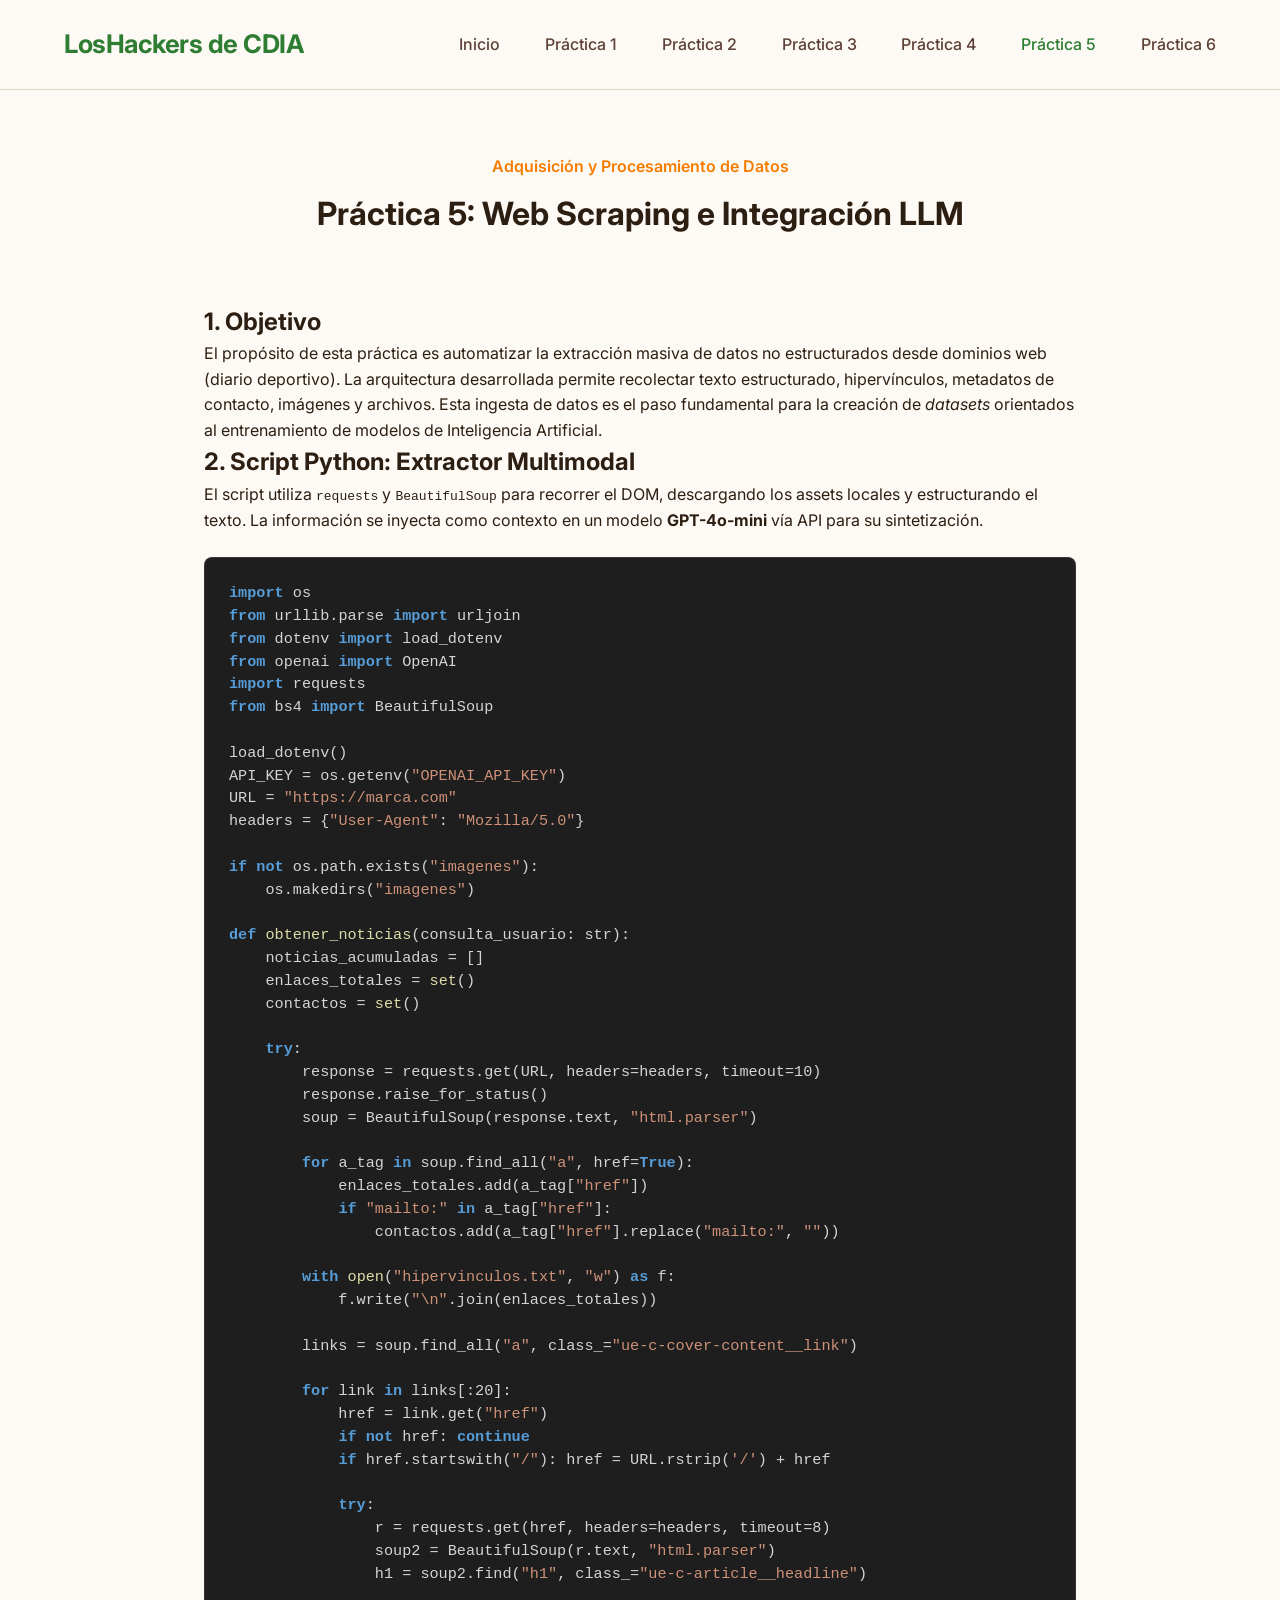
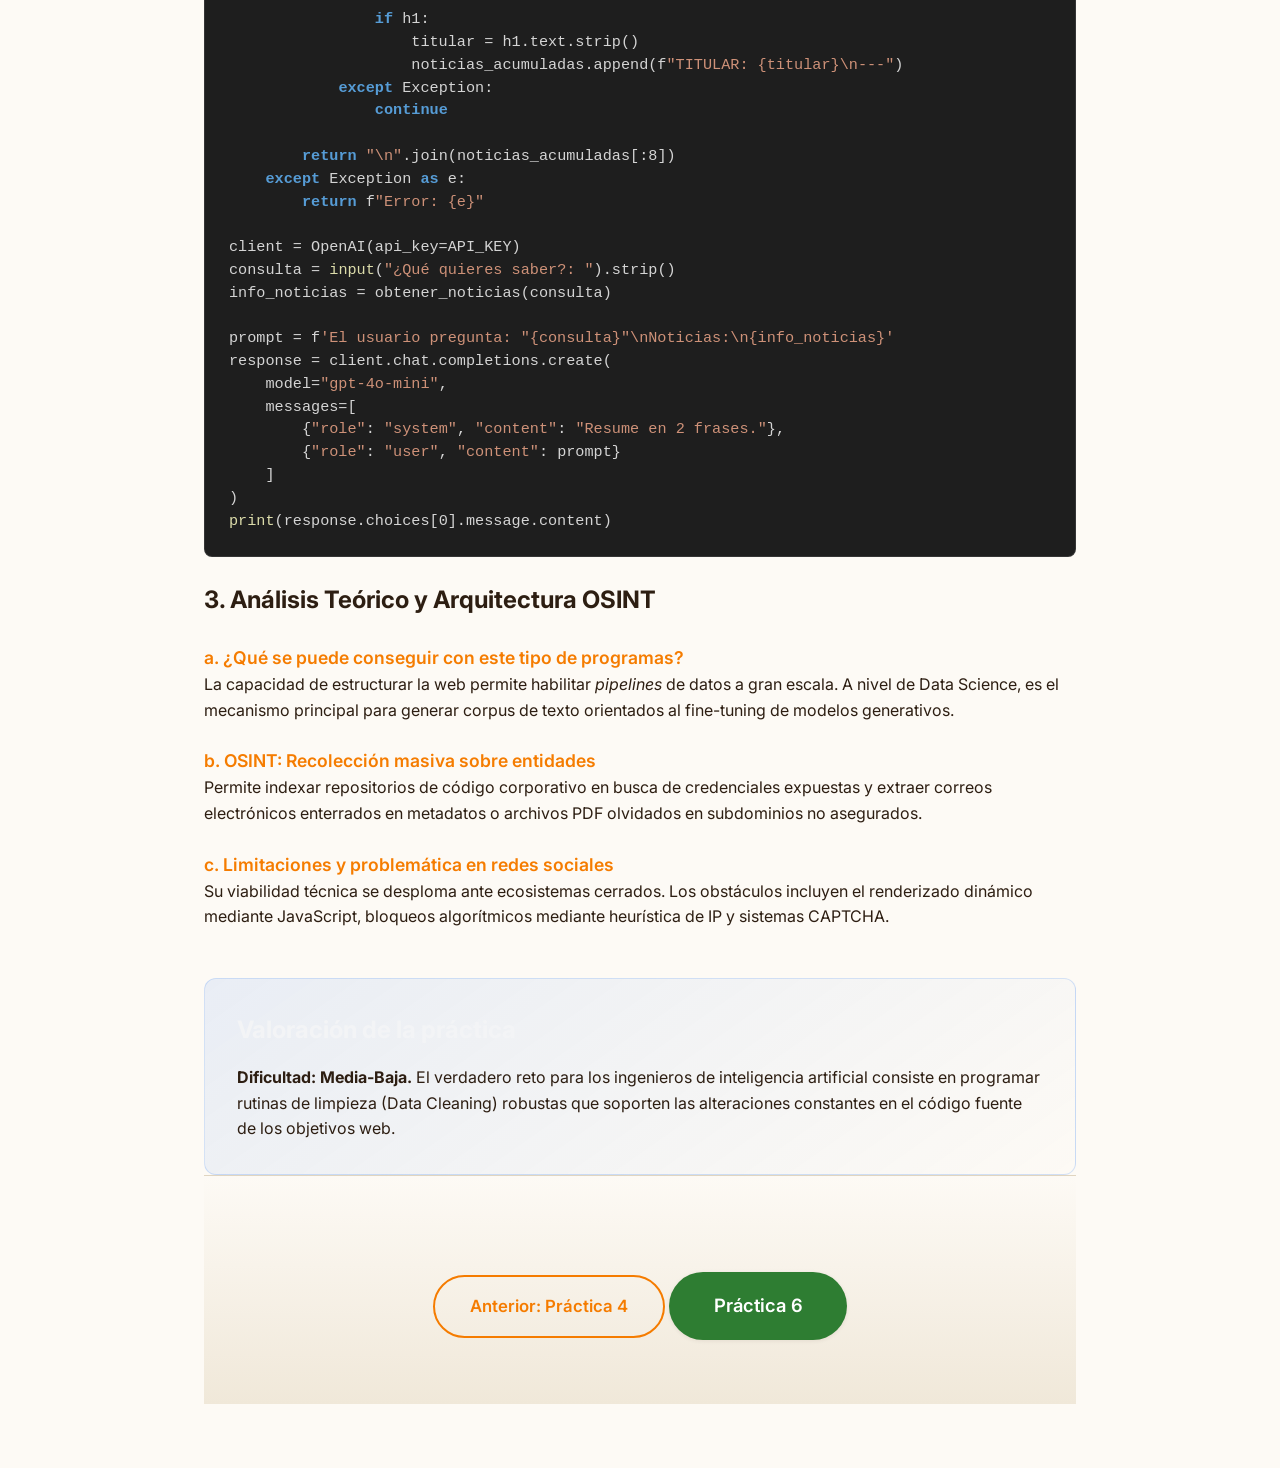
<file: practica5.html>
<!doctype html>
<html lang="es">
    <head>
        <meta charset="UTF-8" />
        <meta name="viewport" content="width=device-width, initial-scale=1.0" />
        <title>Práctica 5 – LosHackers de CDIA</title>
        <link rel="stylesheet" href="assets/styles.css" />
        <link rel="stylesheet" href="assets/styles_practica5.css" />
        <link rel="preconnect" href="https://fonts.googleapis.com" />
        <link rel="preconnect" href="https://fonts.gstatic.com" crossorigin />
        <link
            href="https://fonts.googleapis.com/css2?family=Inter:wght@300;400;500;600;700&display=swap"
            rel="stylesheet"
        />
    </head>
    <body>
        <nav class="navbar">
            <div class="logo">LosHackers de CDIA</div>
            <ul class="nav-links">
                <li><a href="index.html">Inicio</a></li>
                <li><a href="practica1.html">Práctica 1</a></li>
                <li><a href="practica2.html">Práctica 2</a></li>
                <li><a href="practica3.html">Práctica 3</a></li>
                <li><a href="practica4.html">Práctica 4</a></li>
                <li><a href="practica5.html" class="active">Práctica 5</a></li>
                <li><a href="practica6.html">Práctica 6</a></li>
            </ul>
        </nav>

        <main style="padding: 4rem 5%; max-width: 1000px; margin: 0 auto">
            <header class="section-header">
                <p
                    style="
                        color: var(--accent, #3b82f6);
                        font-weight: 600;
                        margin-bottom: 0.5rem;
                    "
                >
                    Adquisición y Procesamiento de Datos
                </p>
                <h1>Práctica 5: Web Scraping e Integración LLM</h1>
            </header>

            <section class="step-card">
                <h2>1. Objetivo</h2>
                <p>
                    El propósito de esta práctica es automatizar la extracción
                    masiva de datos no estructurados desde dominios web (diario
                    deportivo). La arquitectura desarrollada permite recolectar
                    texto estructurado, hipervínculos, metadatos de contacto,
                    imágenes y archivos. Esta ingesta de datos es el paso
                    fundamental para la creación de <em>datasets</em> orientados
                    al entrenamiento de modelos de Inteligencia Artificial.
                </p>
            </section>

            <section class="step-card">
                <h2>2. Script Python: Extractor Multimodal</h2>
                <p>
                    El script utiliza <code>requests</code> y
                    <code>BeautifulSoup</code> para recorrer el DOM, descargando
                    los assets locales y estructurando el texto. La información
                    se inyecta como contexto en un modelo
                    <strong>GPT-4o-mini</strong> vía API para su sintetización.
                </p>
                <div class="code-container">
                    <pre>
<span class="keyword">import</span> os
<span class="keyword">from</span> urllib.parse <span class="keyword">import</span> urljoin
<span class="keyword">from</span> dotenv <span class="keyword">import</span> load_dotenv
<span class="keyword">from</span> openai <span class="keyword">import</span> OpenAI
<span class="keyword">import</span> requests
<span class="keyword">from</span> bs4 <span class="keyword">import</span> BeautifulSoup

load_dotenv()
API_KEY = os.getenv(<span class="string">"OPENAI_API_KEY"</span>)
URL = <span class="string">"https://marca.com"</span>
headers = {<span class="string">"User-Agent"</span>: <span class="string">"Mozilla/5.0"</span>}

<span class="keyword">if not</span> os.path.exists(<span class="string">"imagenes"</span>):
    os.makedirs(<span class="string">"imagenes"</span>)

<span class="keyword">def</span> <span class="func">obtener_noticias</span>(consulta_usuario: str):
    noticias_acumuladas = []
    enlaces_totales = <span class="func">set</span>()
    contactos = <span class="func">set</span>()

    <span class="keyword">try</span>:
        response = requests.get(URL, headers=headers, timeout=10)
        response.raise_for_status()
        soup = BeautifulSoup(response.text, <span class="string">"html.parser"</span>)

        <span class="keyword">for</span> a_tag <span class="keyword">in</span> soup.find_all(<span class="string">"a"</span>, href=<span class="keyword">True</span>):
            enlaces_totales.add(a_tag[<span class="string">"href"</span>])
            <span class="keyword">if</span> <span class="string">"mailto:"</span> <span class="keyword">in</span> a_tag[<span class="string">"href"</span>]:
                contactos.add(a_tag[<span class="string">"href"</span>].replace(<span class="string">"mailto:"</span>, <span class="string">""</span>))

        <span class="keyword">with</span> <span class="func">open</span>(<span class="string">"hipervinculos.txt"</span>, <span class="string">"w"</span>) <span class="keyword">as</span> f:
            f.write(<span class="string">"\n"</span>.join(enlaces_totales))

        links = soup.find_all(<span class="string">"a"</span>, class_=<span class="string">"ue-c-cover-content__link"</span>)

        <span class="keyword">for</span> link <span class="keyword">in</span> links[:20]:
            href = link.get(<span class="string">"href"</span>)
            <span class="keyword">if not</span> href: <span class="keyword">continue</span>
            <span class="keyword">if</span> href.startswith(<span class="string">"/"</span>): href = URL.rstrip(<span class="string">'/'</span>) + href

            <span class="keyword">try</span>:
                r = requests.get(href, headers=headers, timeout=8)
                soup2 = BeautifulSoup(r.text, <span class="string">"html.parser"</span>)
                h1 = soup2.find(<span class="string">"h1"</span>, class_=<span class="string">"ue-c-article__headline"</span>)

                <span class="keyword">if</span> h1:
                    titular = h1.text.strip()
                    noticias_acumuladas.append(f<span class="string">"TITULAR: {titular}\n---"</span>)
            <span class="keyword">except</span> Exception:
                <span class="keyword">continue</span>

        <span class="keyword">return</span> <span class="string">"\n"</span>.join(noticias_acumuladas[:8])
    <span class="keyword">except</span> Exception <span class="keyword">as</span> e:
        <span class="keyword">return</span> f<span class="string">"Error: {e}"</span>

client = OpenAI(api_key=API_KEY)
consulta = <span class="func">input</span>(<span class="string">"¿Qué quieres saber?: "</span>).strip()
info_noticias = obtener_noticias(consulta)

prompt = f<span class="string">'El usuario pregunta: "{consulta}"\nNoticias:\n{info_noticias}'</span>
response = client.chat.completions.create(
    model=<span class="string">"gpt-4o-mini"</span>,
    messages=[
        {<span class="string">"role"</span>: <span class="string">"system"</span>, <span class="string">"content"</span>: <span class="string">"Resume en 2 frases."</span>},
        {<span class="string">"role"</span>: <span class="string">"user"</span>, <span class="string">"content"</span>: prompt}
    ]
)
<span class="func">print</span>(response.choices[0].message.content)
</pre>
                </div>
            </section>

            <section class="step-card">
                <h2>3. Análisis Teórico y Arquitectura OSINT</h2>
                <h3 class="theory-title">
                    a. ¿Qué se puede conseguir con este tipo de programas?
                </h3>
                <p>
                    La capacidad de estructurar la web permite habilitar
                    <em>pipelines</em> de datos a gran escala. A nivel de Data
                    Science, es el mecanismo principal para generar corpus de
                    texto orientados al fine-tuning de modelos generativos.
                </p>

                <h3 class="theory-title">
                    b. OSINT: Recolección masiva sobre entidades
                </h3>
                <p>
                    Permite indexar repositorios de código corporativo en busca
                    de credenciales expuestas y extraer correos electrónicos
                    enterrados en metadatos o archivos PDF olvidados en
                    subdominios no asegurados.
                </p>

                <h3 class="theory-title">
                    c. Limitaciones y problemática en redes sociales
                </h3>
                <p>
                    Su viabilidad técnica se desploma ante ecosistemas cerrados.
                    Los obstáculos incluyen el renderizado dinámico mediante
                    JavaScript, bloqueos algorítmicos mediante heurística de IP
                    y sistemas CAPTCHA.
                </p>
            </section>

            <section class="valuation">
                <h2>Valoración de la práctica</h2>
                <p>
                    <strong>Dificultad: Media-Baja.</strong> El verdadero reto
                    para los ingenieros de inteligencia artificial consiste en
                    programar rutinas de limpieza (Data Cleaning) robustas que
                    soporten las alteraciones constantes en el código fuente de
                    los objetivos web.
                </p>
            </section>

            <footer class="footer">
                <div class="footer-cta">
                    <a href="practica4.html" class="btn-secondary"
                        >Anterior: Práctica 4</a
                    >
                    <a href="practica6.html" class="btn-primary">Práctica 6</a>
                </div>
            </footer>
        </main>
    </body>
</html>
</file>
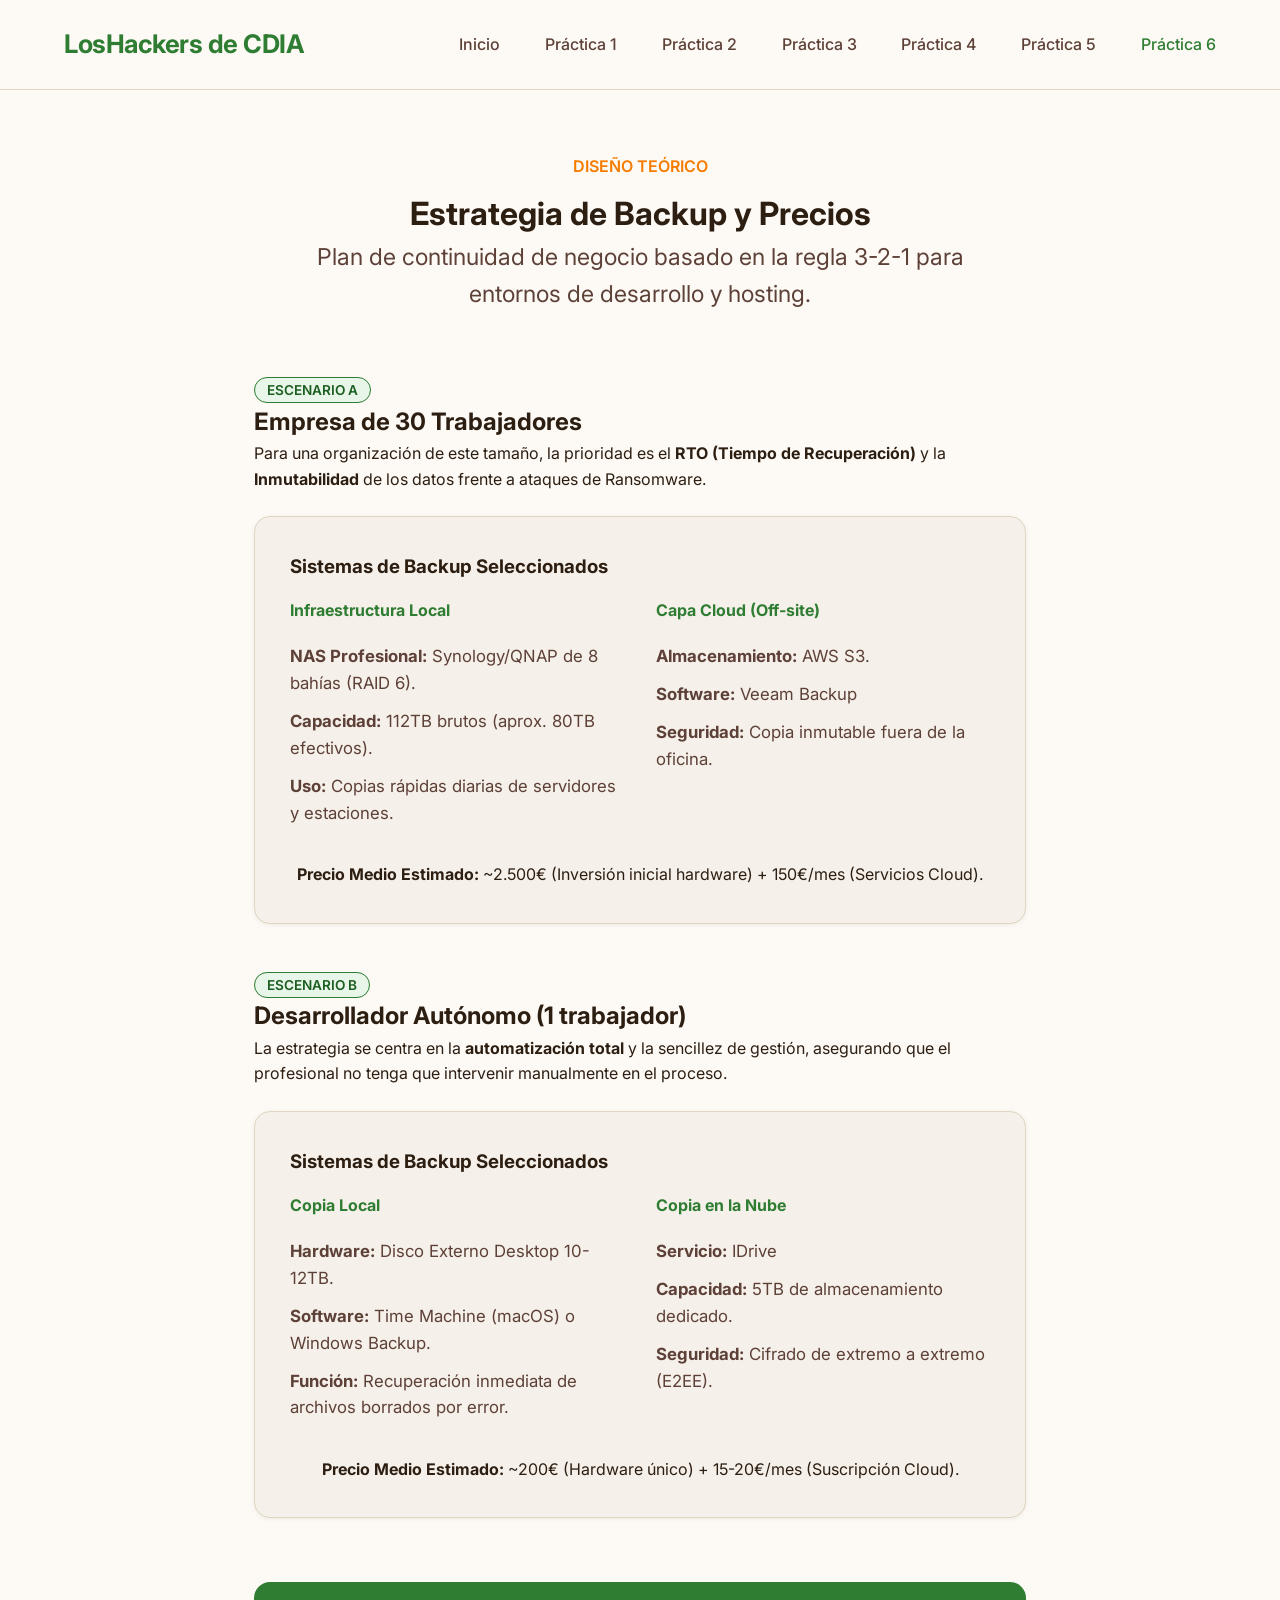
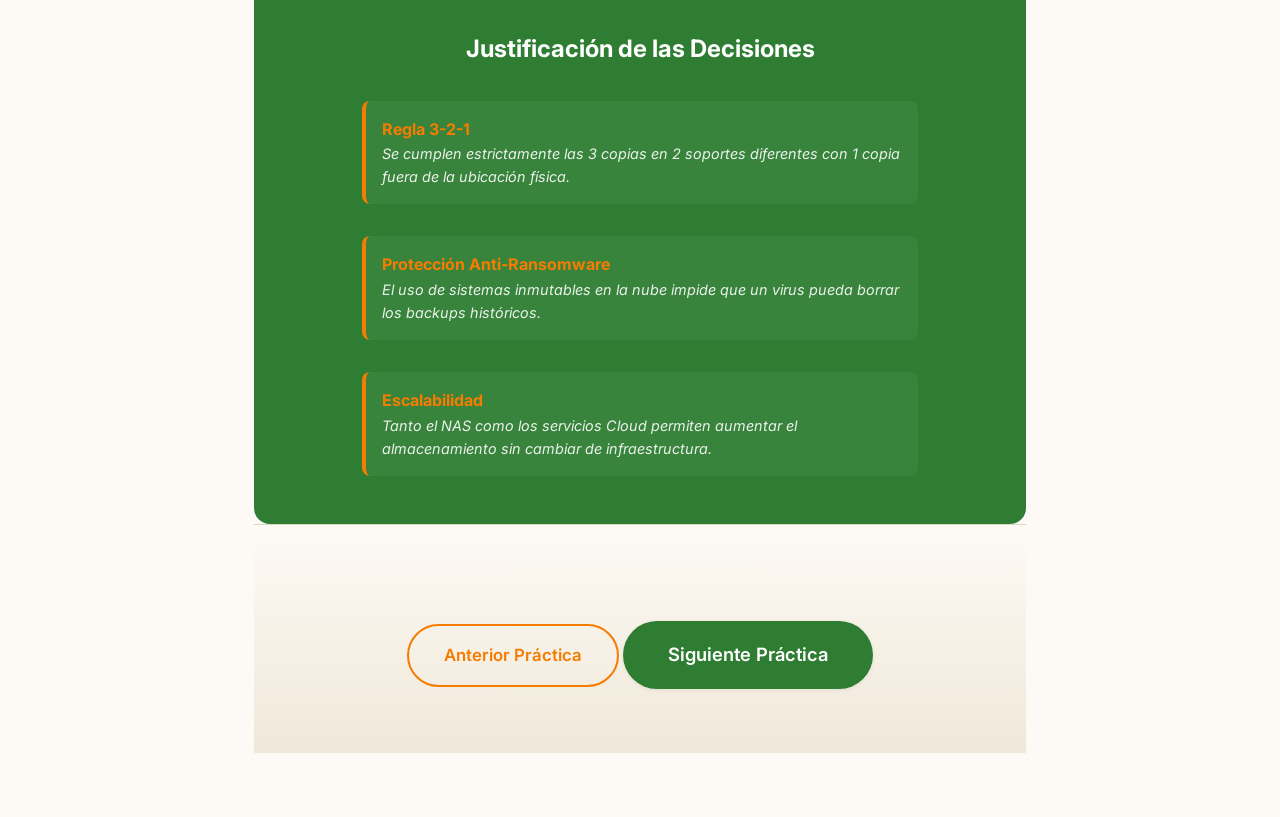
<file: practica6.html>
<!doctype html>
<html lang="es">
    <head>
        <meta charset="UTF-8" />
        <meta name="viewport" content="width=device-width, initial-scale=1.0" />
        <title>Estrategia de Backup – LosHackers de CDIA</title>
        <link rel="stylesheet" href="assets/styles.css" />
        <link rel="stylesheet" href="assets/styles_practica1.css" />
        <link rel="preconnect" href="https://fonts.googleapis.com" />
        <link rel="preconnect" href="https://fonts.gstatic.com" crossorigin />
        <link
            href="https://fonts.googleapis.com/css2?family=Inter:wght@300;400;500;600;700&display=swap"
            rel="stylesheet"
        />
    </head>
    <body>
        <nav class="navbar">
            <div class="logo">LosHackers de CDIA</div>
            <ul class="nav-links">
                <li><a href="index.html">Inicio</a></li>
                <li><a href="practica1.html">Práctica 1</a></li>
                <li><a href="practica2.html">Práctica 2</a></li>
                <li><a href="practica3.html">Práctica 3</a></li>
                <li><a href="practica4.html">Práctica 4</a></li>
                <li><a href="practica5.html">Práctica 5</a></li>
                <li><a href="practica6.html" class="active">Práctica 6</a></li>
            </ul>
        </nav>

        <main style="padding: 4rem 5%; max-width: 900px; margin: 0 auto">
            <header class="section-header">
                <p
                    style="
                        color: var(--accent);
                        font-weight: 600;
                        margin-bottom: 0.5rem;
                    "
                >
                    DISEÑO TEÓRICO
                </p>
                <h1>Estrategia de Backup y Precios</h1>
                <p class="hero-subtitle">
                    Plan de continuidad de negocio basado en la regla 3-2-1 para
                    entornos de desarrollo y hosting.
                </p>
            </header>

            <section class="question-block" style="margin-bottom: 3rem">
                <div class="question-header">
                    <span class="status-badge success">Escenario A</span>
                    <h2>Empresa de 30 Trabajadores</h2>
                </div>
                <p class="answer-text">
                    Para una organización de este tamaño, la prioridad es el
                    <strong>RTO (Tiempo de Recuperación)</strong> y la
                    <strong>Inmutabilidad</strong> de los datos frente a ataques
                    de Ransomware.
                </p>

                <div class="focus-card" style="margin-top: 1.5rem">
                    <h3>Sistemas de Backup Seleccionados</h3>
                    <div
                        style="
                            display: grid;
                            grid-template-columns: 1fr 1fr;
                            gap: 2rem;
                            margin-top: 1rem;
                        "
                    >
                        <div>
                            <h4 style="color: var(--primary)">
                                Infraestructura Local
                            </h4>
                            <ul>
                                <li>
                                    <strong>NAS Profesional:</strong>
                                    Synology/QNAP de 8 bahías (RAID 6).
                                </li>
                                <li>
                                    <strong>Capacidad:</strong> 112TB brutos
                                    (aprox. 80TB efectivos).
                                </li>
                                <li>
                                    <strong>Uso:</strong> Copias rápidas diarias
                                    de servidores y estaciones.
                                </li>
                            </ul>
                        </div>
                        <div>
                            <h4 style="color: var(--primary)">
                                Capa Cloud (Off-site)
                            </h4>
                            <ul>
                                <li>
                                    <strong>Almacenamiento:</strong>
                                    AWS S3.
                                </li>
                                <li><strong>Software:</strong> Veeam Backup</li>
                                <li>
                                    <strong>Seguridad:</strong> Copia inmutable
                                    fuera de la oficina.
                                </li>
                            </ul>
                        </div>
                    </div>
                    <div
                        class="highlight-box"
                        style="margin-top: 1.5rem; text-align: center"
                    >
                        <p>
                            <strong>Precio Medio Estimado:</strong> ~2.500€
                            (Inversión inicial hardware) + 150€/mes (Servicios
                            Cloud).
                        </p>
                    </div>
                </div>
            </section>

            <section class="question-block" style="margin-bottom: 3rem">
                <div class="question-header">
                    <span class="status-badge success">Escenario B</span>
                    <h2>Desarrollador Autónomo (1 trabajador)</h2>
                </div>
                <p class="answer-text">
                    La estrategia se centra en la
                    <strong>automatización total</strong> y la sencillez de
                    gestión, asegurando que el profesional no tenga que
                    intervenir manualmente en el proceso.
                </p>

                <div class="focus-card" style="margin-top: 1.5rem">
                    <h3>Sistemas de Backup Seleccionados</h3>
                    <div
                        style="
                            display: grid;
                            grid-template-columns: 1fr 1fr;
                            gap: 2rem;
                            margin-top: 1rem;
                        "
                    >
                        <div>
                            <h4 style="color: var(--primary)">Copia Local</h4>
                            <ul>
                                <li>
                                    <strong>Hardware:</strong> Disco Externo
                                    Desktop 10-12TB.
                                </li>
                                <li>
                                    <strong>Software:</strong> Time Machine
                                    (macOS) o Windows Backup.
                                </li>
                                <li>
                                    <strong>Función:</strong> Recuperación
                                    inmediata de archivos borrados por error.
                                </li>
                            </ul>
                        </div>
                        <div>
                            <h4 style="color: var(--primary)">
                                Copia en la Nube
                            </h4>
                            <ul>
                                <li><strong>Servicio:</strong> IDrive</li>
                                <li>
                                    <strong>Capacidad:</strong> 5TB de
                                    almacenamiento dedicado.
                                </li>
                                <li>
                                    <strong>Seguridad:</strong> Cifrado de
                                    extremo a extremo (E2EE).
                                </li>
                            </ul>
                        </div>
                    </div>
                    <div
                        class="highlight-box"
                        style="margin-top: 1.5rem; text-align: center"
                    >
                        <p>
                            <strong>Precio Medio Estimado:</strong> ~200€
                            (Hardware único) + 15-20€/mes (Suscripción Cloud).
                        </p>
                    </div>
                </div>
            </section>

            <section class="valuation">
                <h2 style="text-align: center; margin-bottom: 2rem">
                    Justificación de las Decisiones
                </h2>
                <div class="grid cards-3">
                    <div
                        style="
                            padding: 1rem;
                            background: rgba(255, 255, 255, 0.05);
                            border-radius: 8px;
                            border-left: 4px solid var(--accent);
                        "
                    >
                        <h4 style="color: var(--accent)">Regla 3-2-1</h4>
                        <p style="font-size: 0.9rem">
                            Se cumplen estrictamente las 3 copias en 2 soportes
                            diferentes con 1 copia fuera de la ubicación física.
                        </p>
                    </div>
                    <div
                        style="
                            padding: 1rem;
                            background: rgba(255, 255, 255, 0.05);
                            border-radius: 8px;
                            border-left: 4px solid var(--accent);
                        "
                    >
                        <h4 style="color: var(--accent)">
                            Protección Anti-Ransomware
                        </h4>
                        <p style="font-size: 0.9rem">
                            El uso de sistemas inmutables en la nube impide que
                            un virus pueda borrar los backups históricos.
                        </p>
                    </div>
                    <div
                        style="
                            padding: 1rem;
                            background: rgba(255, 255, 255, 0.05);
                            border-radius: 8px;
                            border-left: 4px solid var(--accent);
                        "
                    >
                        <h4 style="color: var(--accent)">Escalabilidad</h4>
                        <p style="font-size: 0.9rem">
                            Tanto el NAS como los servicios Cloud permiten
                            aumentar el almacenamiento sin cambiar de
                            infraestructura.
                        </p>
                    </div>
                </div>
            </section>
            <footer class="footer">
                <div class="footer-cta">
                    <a href="practica5.html" class="btn-secondary"
                        >Anterior Práctica</a
                    >
                    <a href="index.html" class="btn-primary"
                        >Siguiente Práctica</a
                    >
                </div>
            </footer>
        </main>
    </body>
</html>
</file>
<file: assets/styles.css>
:root {
    --primary: #2e7d32; /* Verde bosque profundo – confianza y crecimiento */
    --primary-dark: #1b5e20;
    --accent: #f57c00; /* Ámbar/naranja cálido – energía y CTA */
    --teal: #00695c; /* Teal oscuro para variedad */
    --text: #2d1e12; /* Marrón casi negro cálido */
    --text-light: #5d4037;
    --bg: #fdfaf5; /* Crema cálido suave – no blanco puro */
    --surface: #f5f0e9; /* Beige claro para tarjetas */
    --border: #e0d5c0;
    --shadow-sm: 0 1px 4px rgba(45, 30, 18, 0.08);
    --shadow-md: 0 8px 28px rgba(45, 30, 18, 0.1);
    --radius: 16px; /* Bordes más suaves y modernos */
}

* {
    margin: 0;
    padding: 0;
    box-sizing: border-box;
}

body {
    font-family: "Inter", system-ui, sans-serif;
    background: var(--bg);
    color: var(--text);
    line-height: 1.6;
}

.navbar {
    display: flex;
    justify-content: space-between;
    align-items: center;
    padding: 1.5rem 5%;
    border-bottom: 1px solid var(--border);
    background: var(--bg);
    position: sticky;
    top: 0;
    z-index: 100;
}

.logo {
    font-size: 1.6rem;
    font-weight: 700;
    color: var(--primary);
    letter-spacing: -0.5px;
}

.nav-links {
    display: flex;
    gap: 2.8rem;
    list-style: none;
}

.nav-links a {
    color: var(--text-light);
    text-decoration: none;
    font-weight: 500;
    transition: color 0.22s;
}

.nav-links a:hover,
.nav-links a.active {
    color: var(--primary);
}

/* Hero – fondo sutil cálido */
.hero {
    padding: 10rem 5% 8rem;
    text-align: center;
    background: linear-gradient(to bottom, #fef8f0, var(--bg));
}

.hero h1 {
    font-size: clamp(3.2rem, 7.5vw, 5.2rem);
    font-weight: 700;
    line-height: 1.08;
    margin-bottom: 1.6rem;
    color: var(--text);
}

.hero-subtitle {
    font-size: 1.45rem;
    color: var(--text-light);
    max-width: 720px;
    margin: 0 auto 3rem;
}

.hero-cta {
    display: flex;
    gap: 1.4rem;
    justify-content: center;
    flex-wrap: wrap;
}

/* Botones – estilo premium cálido */
.btn-primary,
.btn-secondary {
    padding: 1rem 2.2rem;
    font-size: 1.05rem;
    font-weight: 600;
    border-radius: 999px;
    cursor: pointer;
    transition: all 0.28s ease;
    text-decoration: none;
    display: inline-block;
}

.btn-primary {
    background: var(--primary);
    color: white;
    box-shadow: var(--shadow-sm);
}

.btn-primary:hover {
    background: var(--primary-dark);
    transform: translateY(-2px);
    box-shadow: var(--shadow-md);
}

.btn-secondary {
    background: transparent;
    color: var(--accent);
    border: 2px solid var(--accent);
}

.btn-secondary:hover {
    background: var(--accent);
    color: white;
    transform: translateY(-2px);
}

/* Secciones genéricas */
.section-header {
    text-align: center;
    margin-bottom: 4rem;
}

.section-header h2 {
    font-size: 2.8rem;
    font-weight: 700;
    color: var(--primary);
}

.grid {
    display: grid;
    gap: 2rem;
    padding: 0 5%;
    max-width: 1440px;
    margin: 0 auto;
}

.cards-4 {
    grid-template-columns: repeat(auto-fit, minmax(280px, 1fr));
}
.cards-2 {
    grid-template-columns: repeat(auto-fit, minmax(360px, 1fr));
}

.card,
.focus-card,
.stat-card {
    background: var(--surface);
    border-radius: var(--radius);
    padding: 2.2rem;
    box-shadow: var(--shadow-sm);
    transition: all 0.25s ease;
    border: 1px solid var(--border);
}

.card:hover,
.focus-card:hover,
.stat-card:hover {
    transform: translateY(-6px);
    box-shadow: var(--shadow-md);
}

.dot {
    width: 14px;
    height: 14px;
    border-radius: 50%;
    margin-bottom: 1.2rem;
}

.primary {
    background: var(--primary);
}
.accent {
    background: var(--accent);
}
.teal {
    background: var(--teal);
}

.stat-number {
    font-size: 3.2rem;
    font-weight: 800;
    color: var(--accent);
    margin-bottom: 0.9rem;
}

.focus-card ul {
    list-style: none;
    margin-top: 1.2rem;
}

.focus-card li {
    margin-bottom: 0.7rem;
    color: var(--text-light);
    font-size: 1.05rem;
}

.team {
    padding: 6rem 5%;
    text-align: center;
    background: var(--surface);
}

.team-text {
    font-size: 1.6rem;
    color: var(--text-light);
    margin-top: 1.8rem;
    font-weight: 500;
}

.footer {
    padding: 6rem 5% 4rem;
    text-align: center;
    background: linear-gradient(to top, #f0e8d9, var(--bg));
    border-top: 1px solid var(--border);
}

.footer p {
    font-size: 1.3rem;
    color: var(--text-light);
    margin-bottom: 2.5rem;
}

.footer-cta .btn-primary {
    font-size: 1.15rem;
    padding: 1.2rem 2.8rem;
}

/* Responsive */
@media (max-width: 768px) {
    .hero {
        padding: 7rem 5% 5rem;
    }
    .hero h1 {
        font-size: 3rem;
    }
    .hero-cta {
        flex-direction: column;
        gap: 1rem;
    }
    .section-header h2 {
        font-size: 2.2rem;
    }
}
</file>
<file: assets/styles_practica1.css>
/* Ajustes específicos para mejorar la lectura de la práctica */
.step-number {
    display: inline-block;
    background: var(--accent);
    color: white;
    width: 32px;
    height: 32px;
    border-radius: 50%;
    text-align: center;
    line-height: 32px;
    font-weight: bold;
    margin-right: 10px;
}
.status-badge {
    padding: 4px 12px;
    border-radius: 999px;
    font-size: 0.85rem;
    font-weight: 600;
    text-transform: uppercase;
}
.success {
    background: #e8f5e9;
    color: var(--primary-dark);
    border: 1px solid var(--primary);
}
.error {
    background: #ffebee;
    color: #c62828;
    border: 1px solid #c62828;
}

.extra-box {
    border-left: 5px solid var(--accent);
    background: var(--surface);
    padding: 1.5rem;
    margin: 2rem 0;
}
.valuation {
    background: var(--primary);
    color: white;
    padding: 3rem 10%;
    border-radius: var(--radius);
    margin-top: 4rem;
}
.valuation h2 {
    color: white;
    margin-bottom: 1rem;
}
.valuation p {
    font-style: italic;
    opacity: 0.9;
}
</file>
<file: assets/styles_practica2.css>
/* Estilos específicos para la visualización de la práctica */
.practice-content {
    padding: 4rem 10%;
    max-width: 900px;
    margin: 0 auto;
}
.image-placeholder-container {
    display: flex;
    flex-direction: column; /* Cambiado a columna para más espacio */
    align-items: center;
    gap: 30px;
    margin: 40px 0;
}
.image-placeholder {
    width: 100%; /* Ocupa el ancho del contenedor principal */
    max-width: 900px; /* Tamaño máximo mayor */
    height: auto;
    min-height: 300px;
    border: 2px solid #333;
    border-radius: 12px;
    overflow: hidden;
    background: #1a1a1a;
}
.image-placeholder img {
    width: 100%;
    height: auto;
    display: block;
    object-fit: contain;
}
.image-caption {
    display: block;
    padding: 10px;
    text-align: center;
    color: #888;
    font-size: 0.9rem;
}
.question-block {
    margin-bottom: 2.5rem;
    background: white;
    padding: 2rem;
    border-radius: var(--radius);
    box-shadow: var(--shadow-sm);
    border: 1px solid var(--border);
}
.question-block h3 {
    color: var(--primary);
    margin-bottom: 1rem;
    font-size: 1.3rem;
}
.answer-text {
    color: var(--text-light);
    line-height: 1.7;
}
.highlight-box {
    background: var(--surface);
    padding: 1.5rem;
    border-left: 4px solid var(--accent);
    border-radius: 4px;
    margin-top: 1rem;
}
</file>
<file: assets/styles_practica3.css>
/* estilos especificos para practica 3 (xss) */

.form-container {
    display: flex;
    flex-direction: column;
    gap: 1rem;
    margin-top: 1.5rem;
}

.input-field {
    width: 100%;
    padding: 0.8rem 1rem;
    background-color: rgba(255, 255, 255, 0.05);
    border: 1px solid rgba(255, 255, 255, 0.1);
    border-radius: 6px;
    color: #f3f4f6;
    font-family: inherit;
    font-size: 1rem;
    transition: border-color 0.3s ease;
}

.input-field:focus {
    outline: none;
    border-color: var(--accent, #3b82f6);
}

.result-box, .muro-box {
    margin-top: 1rem;
    padding: 1rem;
    background-color: rgba(0, 0, 0, 0.2);
    border-left: 3px solid var(--accent, #3b82f6);
    border-radius: 4px;
    min-height: 50px;
    word-break: break-all;
}

.highlight-text {
    color: #ef4444; /* rojo para indicar peligro/inyeccion */
    font-weight: 600;
}

.solucion {
    border-top: 4px solid #10b981; /* verde para denotar mitigacion */
    background-color: rgba(16, 185, 129, 0.05);
}

code {
    background-color: rgba(255, 255, 255, 0.1);
    padding: 0.2rem 0.4rem;
    border-radius: 4px;
    font-family: monospace;
    font-size: 0.9em;
    color: #fca5a5;
}
</file>
<file: assets/styles_practica4.css>
.code-container {
    background-color: #1e1e1e;
    color: #d4d4d4;
    padding: 1.5rem;
    border-radius: 8px;
    font-family: "Courier New", Courier, monospace;
    overflow-x: auto;
    margin: 1.5rem 0;
    border-left: 5px solid var(--accent);
    font-size: 0.9rem;
    line-height: 1.4;
}
.result-badge {
    display: inline-block;
    background: var(--primary);
    color: white;
    padding: 0.5rem 1rem;
    border-radius: 4px;
    font-weight: bold;
    margin-top: 1rem;
    font-family: monospace;
    font-size: 1.2rem;
}
.step-card {
    background: white;
    padding: 2rem;
    border-radius: var(--radius);
    box-shadow: var(--shadow-sm);
    border: 1px solid var(--border);
    margin-bottom: 2rem;
}
.keyword {
    color: #569cd6;
}
.string {
    color: #ce9178;
}
.comment {
    color: #6a9955;
}
.func {
    color: #dcdcaa;
}
</file>
<file: assets/styles_practica5.css>
/* estilos especificos para practica 5 (scraping) */

.code-container {
    background-color: #1e1e1e; /* fondo tipo visual studio code */
    border-radius: 8px;
    padding: 1.5rem;
    overflow-x: auto;
    margin: 1.5rem 0;
    border: 1px solid rgba(255, 255, 255, 0.1);
}

.code-container pre {
    margin: 0;
    font-family: 'Consolas', 'Courier New', monospace;
    font-size: 0.95rem;
    line-height: 1.5;
    color: #d4d4d4;
}

/* syntax highlighting manual simulado */
.keyword {
    color: #569cd6; /* azul vs code */
    font-weight: bold;
}

.string {
    color: #ce9178; /* naranja/marron vs code */
}

.func {
    color: #dcdcaa; /* amarillo funcion vs code */
}

.theory-title {
    margin-top: 1.5rem;
    color: var(--accent, #3b82f6);
    font-size: 1.1rem;
    font-weight: 600;
}

.valuation {
    margin-top: 3rem;
    padding: 2rem;
    background: linear-gradient(145deg, rgba(59, 130, 246, 0.1) 0%, rgba(0, 0, 0, 0) 100%);
    border: 1px solid rgba(59, 130, 246, 0.2);
    border-radius: 12px;
}

.valuation h2 {
    color: #f3f4f6;
    margin-bottom: 1rem;
}
</file>
